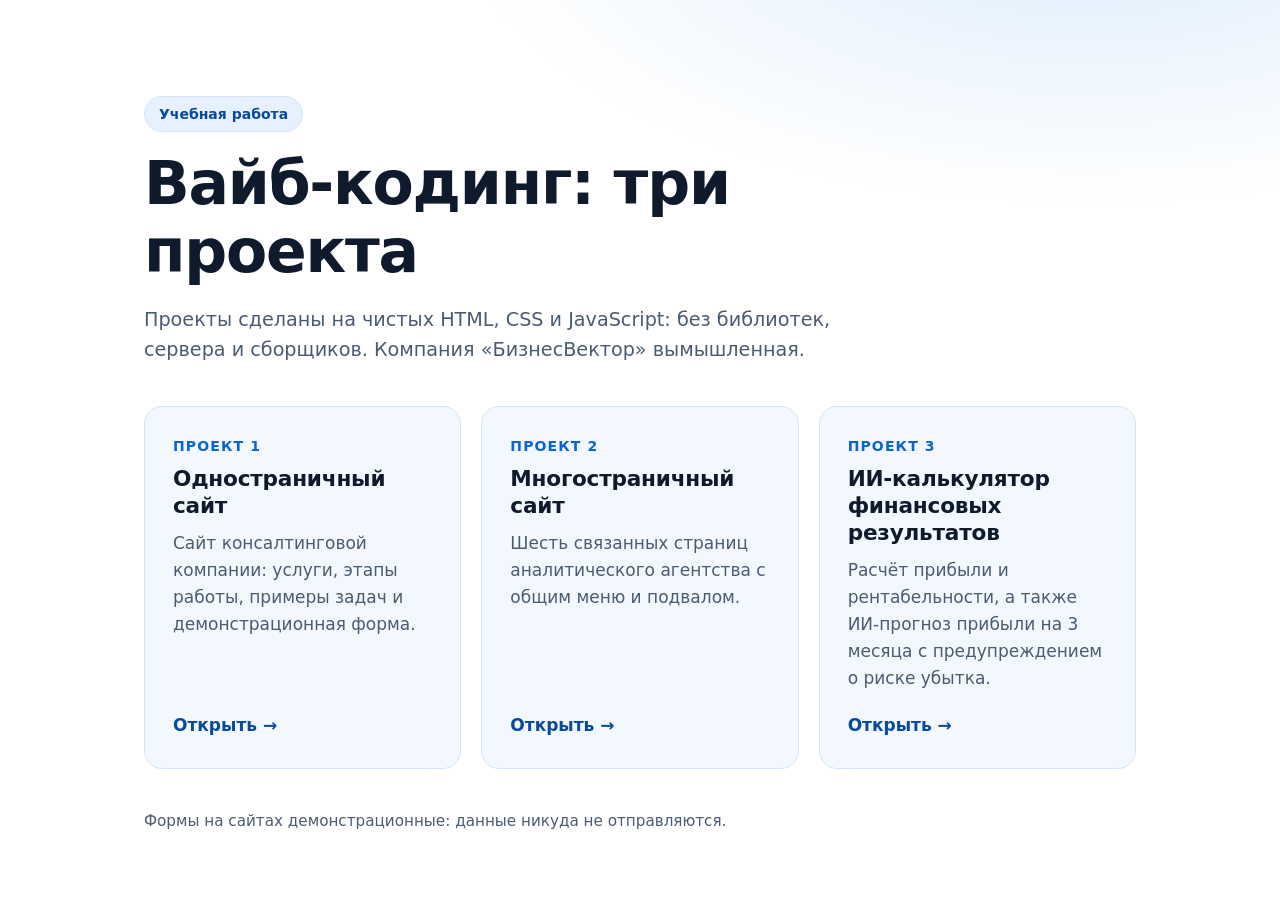
<file: index.html>
<!DOCTYPE html>
<html lang="ru">
<head>
  <meta charset="UTF-8">
  <meta name="viewport" content="width=device-width, initial-scale=1">
  <title>Вайб-кодинг: три учебных проекта</title>
  <meta name="description" content="Три учебных проекта на чистых HTML, CSS и JavaScript: одностраничный сайт, многостраничный сайт и финансовый калькулятор.">
  <style>
    :root {
      --text: #0f1b2d;
      --muted: #4b5b72;
      --accent: #0b63ce;
      --accent-dark: #084a9c;
      --accent-soft: #e6f1fd;
      --panel: #f3f8fe;
      --border: #d5e4f5;
    }

    *, *::before, *::after { box-sizing: border-box; }

    body {
      margin: 0;
      font-family: "Segoe UI", system-ui, -apple-system, Roboto, "Helvetica Neue", Arial, sans-serif;
      font-size: 1.0625rem;
      line-height: 1.6;
      color: var(--text);
      background: radial-gradient(900px 420px at 85% -10%, #dcecfd 0%, rgba(220, 236, 253, 0) 70%), #fff;
      overflow-wrap: break-word;
    }

    main {
      width: 100%;
      max-width: 1040px;
      margin: 0 auto;
      padding: clamp(40px, 8vw, 96px) 24px 56px;
    }

    .badge {
      display: inline-block;
      margin: 0 0 18px;
      padding: 6px 14px;
      font-size: 0.875rem;
      font-weight: 600;
      color: var(--accent-dark);
      background: var(--accent-soft);
      border: 1px solid var(--border);
      border-radius: 999px;
    }

    h1 {
      max-width: 16ch;
      margin: 0;
      font-size: clamp(2.1rem, 6vw, 3.75rem);
      font-weight: 800;
      line-height: 1.12;
      letter-spacing: -0.02em;
    }

    .lead {
      max-width: 60ch;
      margin: 20px 0 0;
      font-size: 1.2rem;
      color: var(--muted);
    }

    .grid {
      display: grid;
      grid-template-columns: repeat(3, minmax(0, 1fr));
      gap: 20px;
      margin: 40px 0 0;
      padding: 0;
      list-style: none;
    }

    .card {
      display: flex;
      flex-direction: column;
      height: 100%;
      padding: 28px;
      color: inherit;
      text-decoration: none;
      background: var(--panel);
      border: 1px solid var(--border);
      border-radius: 18px;
      transition: border-color 0.15s ease;
    }

    .card:hover { border-color: var(--accent); }

    .card:focus-visible {
      outline: 3px solid var(--accent);
      outline-offset: 2px;
    }

    .number {
      font-size: 0.875rem;
      font-weight: 700;
      letter-spacing: 0.08em;
      text-transform: uppercase;
      color: var(--accent);
    }

    h2 {
      margin: 8px 0 0;
      font-size: 1.35rem;
      line-height: 1.25;
      letter-spacing: -0.01em;
    }

    .card p {
      margin: 10px 0 20px;
      color: var(--muted);
    }

    .open {
      margin-top: auto;
      font-weight: 700;
      color: var(--accent-dark);
    }

    footer {
      margin-top: 40px;
      font-size: 0.95rem;
      color: var(--muted);
    }

    @media (max-width: 820px) {
      main { padding-left: 16px; padding-right: 16px; }
      .grid { grid-template-columns: minmax(0, 1fr); }
      .card { padding: 20px; }
    }

    @media (prefers-reduced-motion: reduce) {
      .card { transition: none; }
    }
  </style>
</head>
<body>
  <main>
    <p class="badge">Учебная работа</p>
    <h1>Вайб-кодинг: три проекта</h1>
    <p class="lead">Проекты сделаны на чистых HTML, CSS и JavaScript: без библиотек, сервера и сборщиков. Компания «БизнесВектор» вымышленная.</p>

    <ul class="grid">
      <li>
        <a class="card" href="businessvector-onepage/index.html">
          <span class="number">Проект 1</span>
          <h2>Одностраничный сайт</h2>
          <p>Сайт консалтинговой компании: услуги, этапы работы, примеры задач и демонстрационная форма.</p>
          <span class="open">Открыть →</span>
        </a>
      </li>
      <li>
        <a class="card" href="businessvector/index.html">
          <span class="number">Проект 2</span>
          <h2>Многостраничный сайт</h2>
          <p>Шесть связанных страниц аналитического агентства с общим меню и подвалом.</p>
          <span class="open">Открыть →</span>
        </a>
      </li>
      <li>
        <a class="card" href="finance-app/index.html">
          <span class="number">Проект 3</span>
          <h2>ИИ-калькулятор финансовых результатов</h2>
          <p>Расчёт прибыли и рентабельности, а также ИИ-прогноз прибыли на 3 месяца с предупреждением о риске убытка.</p>
          <span class="open">Открыть →</span>
        </a>
      </li>
    </ul>

    <footer>
      <p>Формы на сайтах демонстрационные: данные никуда не отправляются.</p>
    </footer>
  </main>
</body>
</html>
</file>
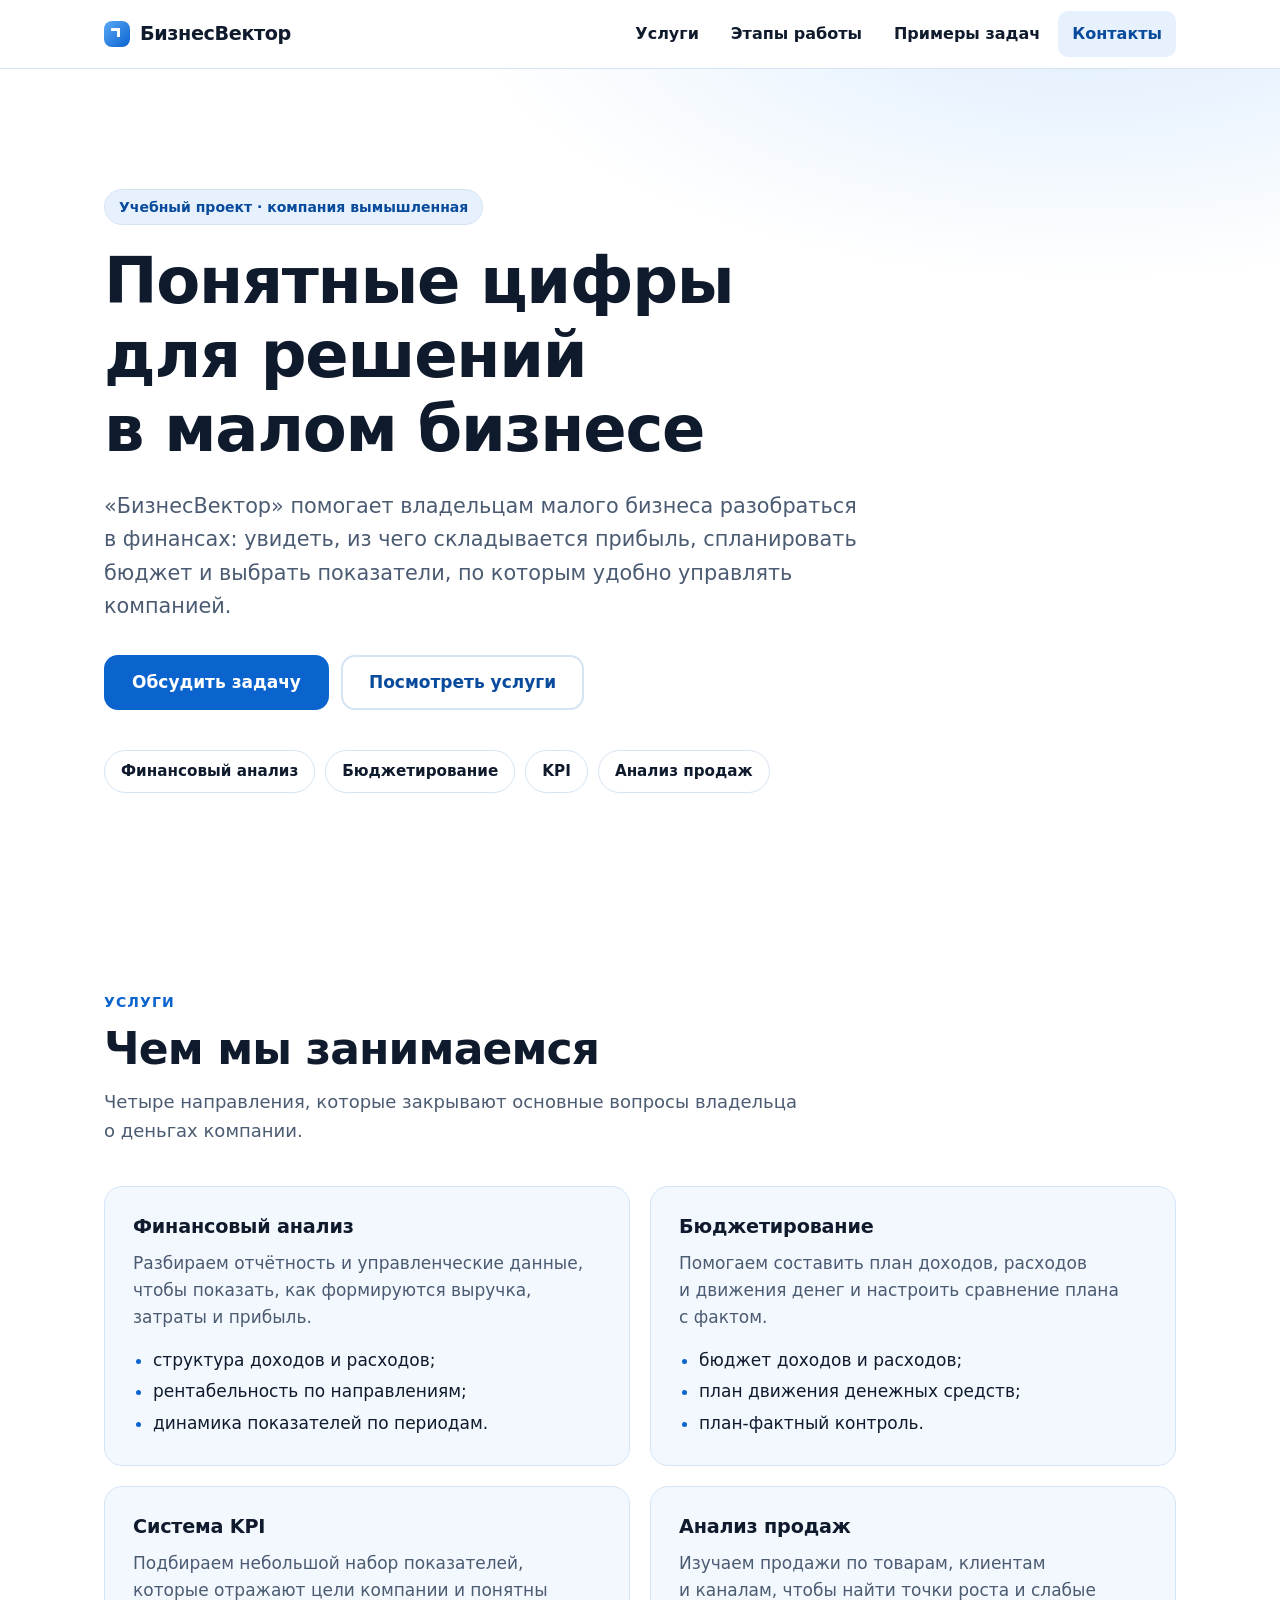
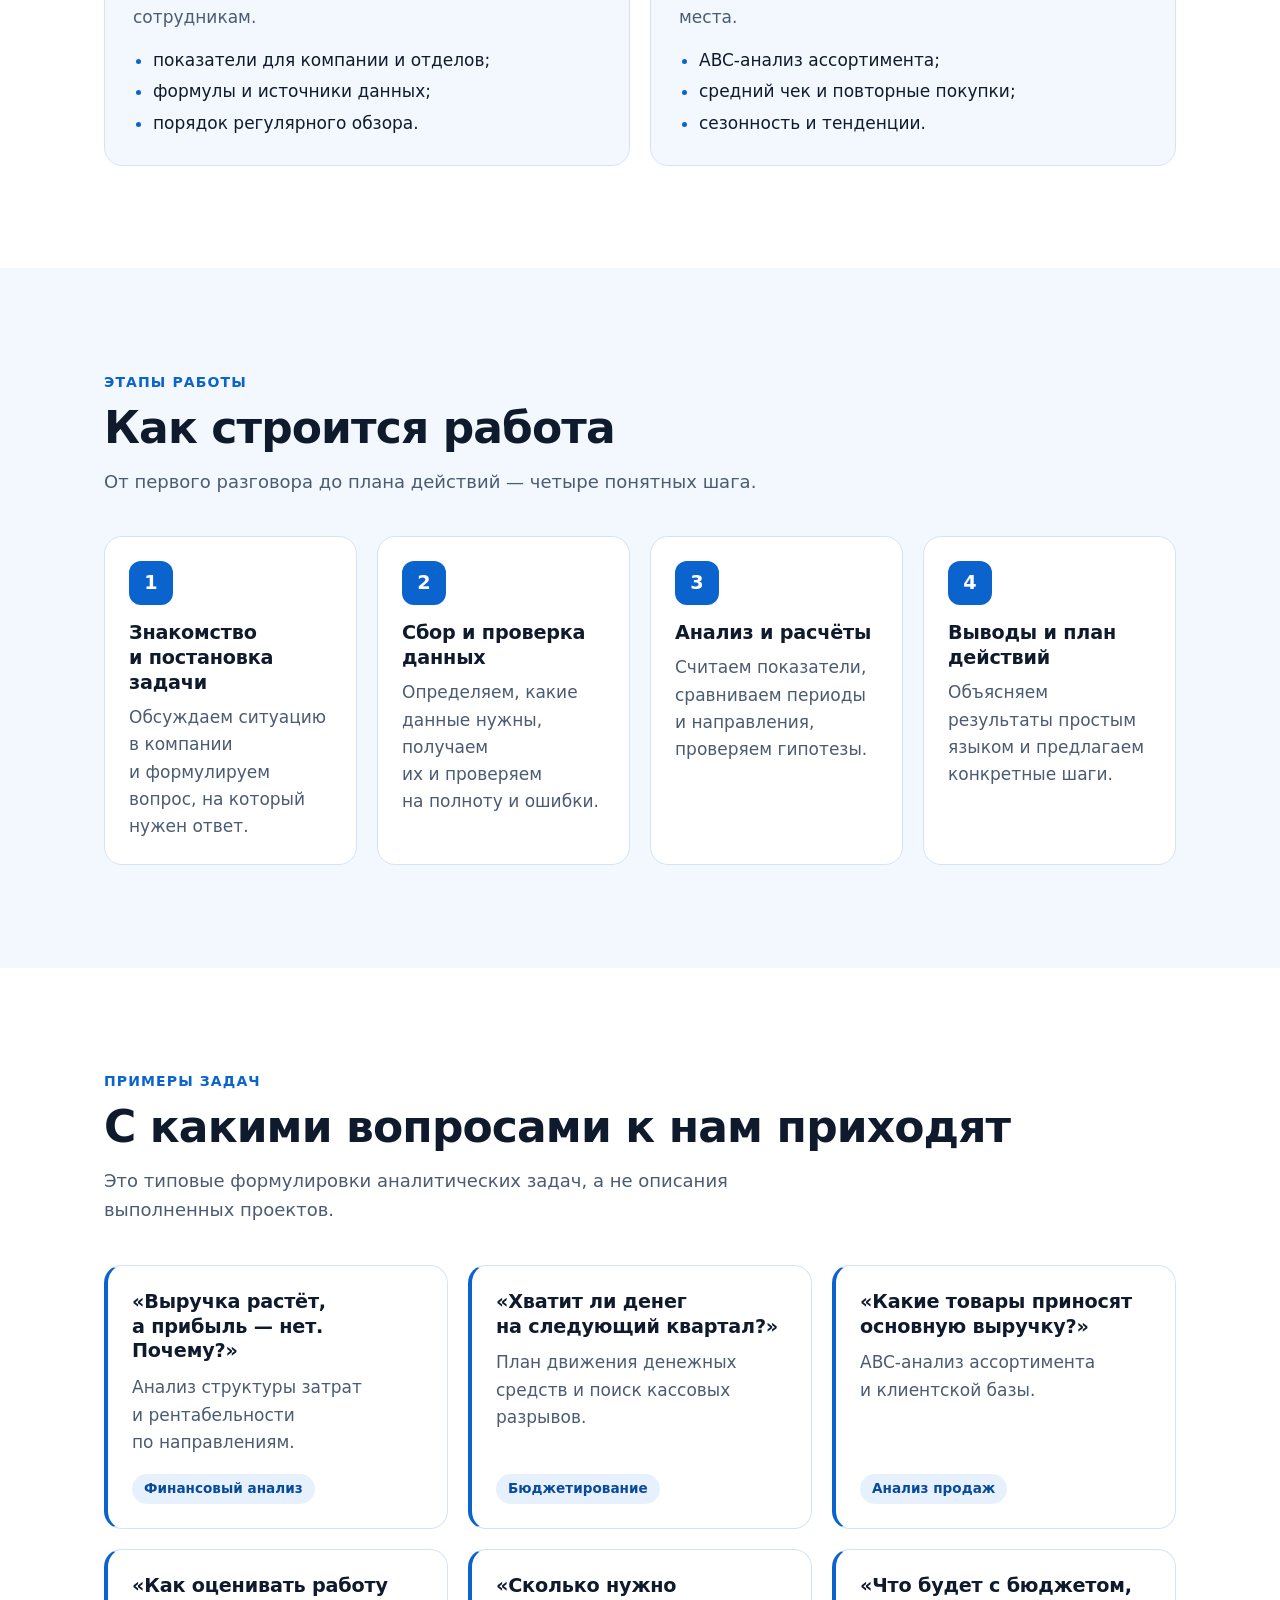
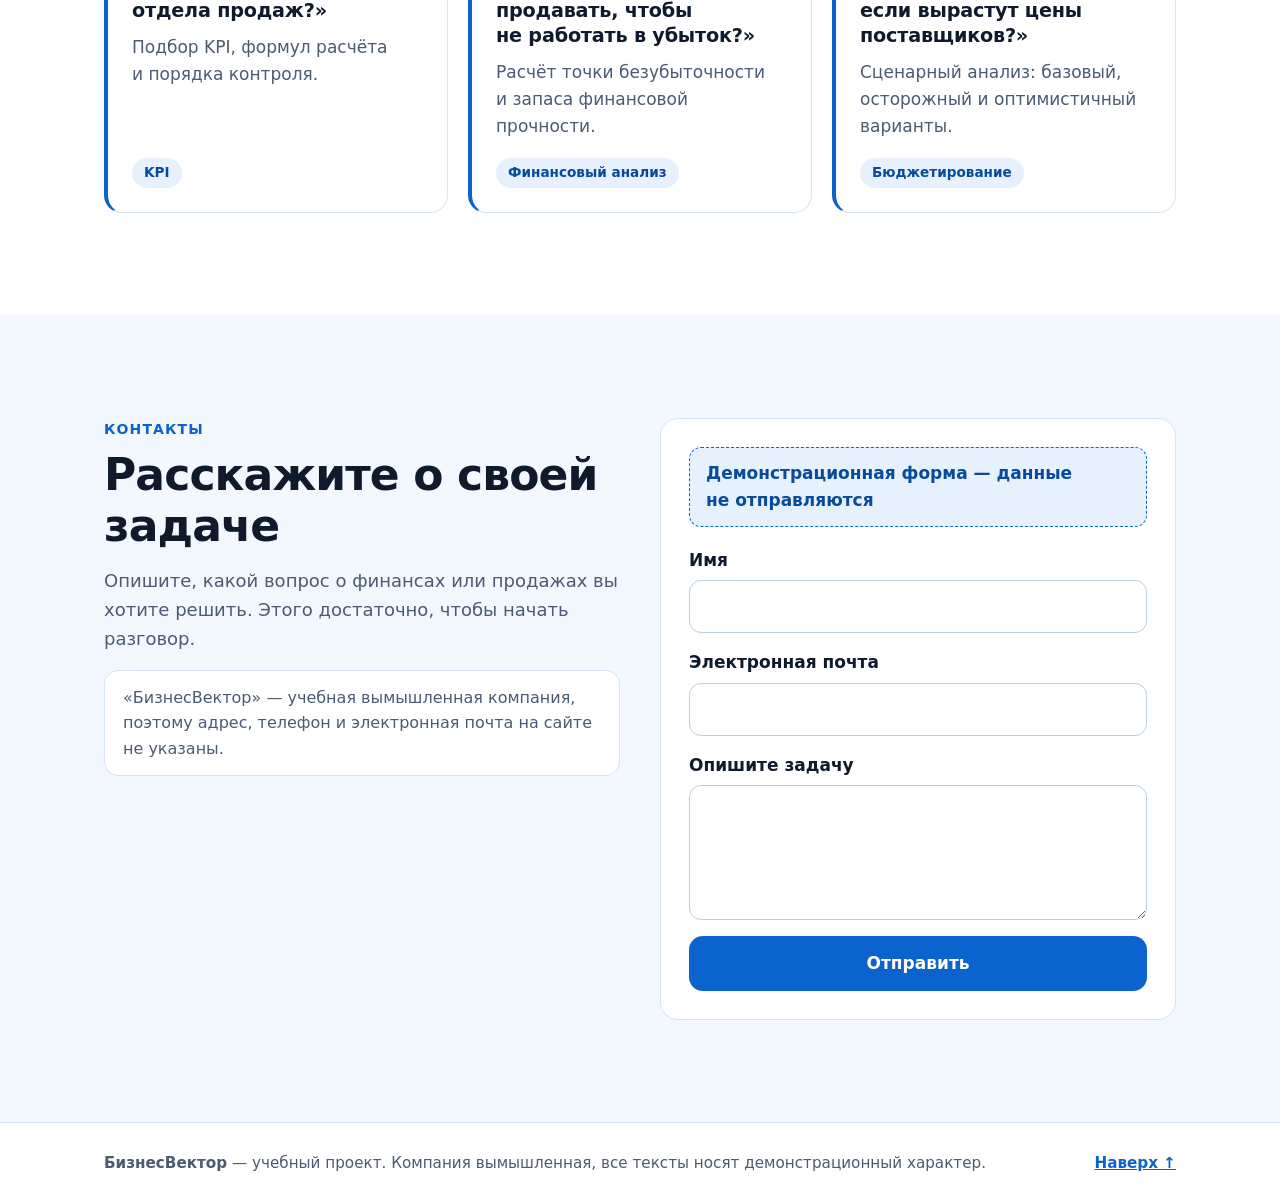
<file: businessvector-onepage/index.html>
<!DOCTYPE html>
<html lang="ru">
<head>
  <meta charset="UTF-8">
  <meta name="viewport" content="width=device-width, initial-scale=1">
  <title>БизнесВектор — управленческий анализ и финансовое планирование</title>
  <meta name="description" content="Учебный сайт вымышленной консалтинговой компании «БизнесВектор»: финансовый анализ, бюджетирование, KPI и анализ продаж для малого бизнеса.">
  <link rel="stylesheet" href="styles.css">
</head>
<body>
  <a class="skip-link" href="#main">Перейти к содержанию</a>

  <header class="site-header">
    <div class="container header-inner">
      <a class="logo" href="#top" aria-label="БизнесВектор — в начало страницы">
        <span class="logo-mark" aria-hidden="true"></span>
        БизнесВектор
      </a>

      <button class="menu-toggle" type="button" aria-expanded="false" aria-controls="site-nav">
        <span class="menu-toggle-bars" aria-hidden="true"></span>
        <span class="menu-toggle-text">Меню</span>
      </button>

      <nav class="site-nav" id="site-nav" aria-label="Разделы страницы">
        <ul>
          <li><a href="#services">Услуги</a></li>
          <li><a href="#process">Этапы работы</a></li>
          <li><a href="#tasks">Примеры задач</a></li>
          <li><a href="#contacts">Контакты</a></li>
        </ul>
      </nav>
    </div>
  </header>

  <main id="main">
    <!-- Первый экран -->
    <section class="hero" id="top">
      <div class="container">
        <p class="badge">Учебный проект · компания вымышленная</p>
        <h1>Понятные цифры для решений в&nbsp;малом бизнесе</h1>
        <p class="hero-lead">
          «БизнесВектор» помогает владельцам малого бизнеса разобраться в&nbsp;финансах:
          увидеть, из&nbsp;чего складывается прибыль, спланировать бюджет и&nbsp;выбрать
          показатели, по&nbsp;которым удобно управлять компанией.
        </p>
        <div class="hero-actions">
          <a class="button button-primary" href="#contacts">Обсудить задачу</a>
          <a class="button button-ghost" href="#services">Посмотреть услуги</a>
        </div>
        <ul class="hero-points" aria-label="Направления работы">
          <li>Финансовый анализ</li>
          <li>Бюджетирование</li>
          <li>KPI</li>
          <li>Анализ продаж</li>
        </ul>
      </div>
    </section>

    <!-- Услуги -->
    <section class="section" id="services" aria-labelledby="services-title">
      <div class="container">
        <p class="section-label">Услуги</p>
        <h2 id="services-title">Чем мы занимаемся</h2>
        <p class="section-lead">Четыре направления, которые закрывают основные вопросы владельца о&nbsp;деньгах компании.</p>

        <div class="card-grid">
          <article class="card">
            <h3>Финансовый анализ</h3>
            <p>Разбираем отчётность и&nbsp;управленческие данные, чтобы показать, как формируются выручка, затраты и&nbsp;прибыль.</p>
            <ul>
              <li>структура доходов и&nbsp;расходов;</li>
              <li>рентабельность по&nbsp;направлениям;</li>
              <li>динамика показателей по&nbsp;периодам.</li>
            </ul>
          </article>

          <article class="card">
            <h3>Бюджетирование</h3>
            <p>Помогаем составить план доходов, расходов и&nbsp;движения денег и&nbsp;настроить сравнение плана с&nbsp;фактом.</p>
            <ul>
              <li>бюджет доходов и&nbsp;расходов;</li>
              <li>план движения денежных средств;</li>
              <li>план-фактный контроль.</li>
            </ul>
          </article>

          <article class="card">
            <h3>Система KPI</h3>
            <p>Подбираем небольшой набор показателей, которые отражают цели компании и&nbsp;понятны сотрудникам.</p>
            <ul>
              <li>показатели для компании и&nbsp;отделов;</li>
              <li>формулы и&nbsp;источники данных;</li>
              <li>порядок регулярного обзора.</li>
            </ul>
          </article>

          <article class="card">
            <h3>Анализ продаж</h3>
            <p>Изучаем продажи по&nbsp;товарам, клиентам и&nbsp;каналам, чтобы найти точки роста и&nbsp;слабые места.</p>
            <ul>
              <li>ABC-анализ ассортимента;</li>
              <li>средний чек и&nbsp;повторные покупки;</li>
              <li>сезонность и&nbsp;тенденции.</li>
            </ul>
          </article>
        </div>
      </div>
    </section>

    <!-- Этапы работы -->
    <section class="section section-tinted" id="process" aria-labelledby="process-title">
      <div class="container">
        <p class="section-label">Этапы работы</p>
        <h2 id="process-title">Как строится работа</h2>
        <p class="section-lead">От&nbsp;первого разговора до&nbsp;плана действий — четыре понятных шага.</p>

        <ol class="steps">
          <li class="step">
            <span class="step-number" aria-hidden="true">1</span>
            <h3>Знакомство и&nbsp;постановка задачи</h3>
            <p>Обсуждаем ситуацию в&nbsp;компании и&nbsp;формулируем вопрос, на&nbsp;который нужен ответ.</p>
          </li>
          <li class="step">
            <span class="step-number" aria-hidden="true">2</span>
            <h3>Сбор и&nbsp;проверка данных</h3>
            <p>Определяем, какие данные нужны, получаем их&nbsp;и&nbsp;проверяем на&nbsp;полноту и&nbsp;ошибки.</p>
          </li>
          <li class="step">
            <span class="step-number" aria-hidden="true">3</span>
            <h3>Анализ и&nbsp;расчёты</h3>
            <p>Считаем показатели, сравниваем периоды и&nbsp;направления, проверяем гипотезы.</p>
          </li>
          <li class="step">
            <span class="step-number" aria-hidden="true">4</span>
            <h3>Выводы и&nbsp;план действий</h3>
            <p>Объясняем результаты простым языком и&nbsp;предлагаем конкретные шаги.</p>
          </li>
        </ol>
      </div>
    </section>

    <!-- Примеры аналитических задач -->
    <section class="section" id="tasks" aria-labelledby="tasks-title">
      <div class="container">
        <p class="section-label">Примеры задач</p>
        <h2 id="tasks-title">С&nbsp;какими вопросами к&nbsp;нам приходят</h2>
        <p class="section-lead">Это типовые формулировки аналитических задач, а&nbsp;не&nbsp;описания выполненных проектов.</p>

        <div class="task-grid">
          <article class="task">
            <h3>«Выручка растёт, а&nbsp;прибыль — нет. Почему?»</h3>
            <p>Анализ структуры затрат и&nbsp;рентабельности по&nbsp;направлениям.</p>
            <span class="tag">Финансовый анализ</span>
          </article>
          <article class="task">
            <h3>«Хватит&nbsp;ли денег на&nbsp;следующий квартал?»</h3>
            <p>План движения денежных средств и&nbsp;поиск кассовых разрывов.</p>
            <span class="tag">Бюджетирование</span>
          </article>
          <article class="task">
            <h3>«Какие товары приносят основную выручку?»</h3>
            <p>ABC-анализ ассортимента и&nbsp;клиентской базы.</p>
            <span class="tag">Анализ продаж</span>
          </article>
          <article class="task">
            <h3>«Как оценивать работу отдела продаж?»</h3>
            <p>Подбор KPI, формул расчёта и&nbsp;порядка контроля.</p>
            <span class="tag">KPI</span>
          </article>
          <article class="task">
            <h3>«Сколько нужно продавать, чтобы не&nbsp;работать в&nbsp;убыток?»</h3>
            <p>Расчёт точки безубыточности и&nbsp;запаса финансовой прочности.</p>
            <span class="tag">Финансовый анализ</span>
          </article>
          <article class="task">
            <h3>«Что будет с&nbsp;бюджетом, если вырастут цены поставщиков?»</h3>
            <p>Сценарный анализ: базовый, осторожный и&nbsp;оптимистичный варианты.</p>
            <span class="tag">Бюджетирование</span>
          </article>
        </div>
      </div>
    </section>

    <!-- Контакты -->
    <section class="section section-tinted" id="contacts" aria-labelledby="contacts-title">
      <div class="container contacts">
        <div class="contacts-text">
          <p class="section-label">Контакты</p>
          <h2 id="contacts-title">Расскажите о&nbsp;своей задаче</h2>
          <p>Опишите, какой вопрос о&nbsp;финансах или продажах вы хотите решить. Этого достаточно, чтобы начать разговор.</p>
          <p class="note">
            «БизнесВектор» — учебная вымышленная компания, поэтому адрес, телефон и&nbsp;электронная почта на&nbsp;сайте не&nbsp;указаны.
          </p>
        </div>

        <form class="form" id="contact-form" novalidate>
          <p class="form-warning" role="note">Демонстрационная форма — данные не&nbsp;отправляются</p>

          <div class="field">
            <label for="name">Имя</label>
            <input type="text" id="name" name="name" autocomplete="name" aria-describedby="name-error">
            <p class="field-error" id="name-error" aria-live="polite"></p>
          </div>

          <div class="field">
            <label for="email">Электронная почта</label>
            <input type="email" id="email" name="email" autocomplete="email" inputmode="email" aria-describedby="email-error">
            <p class="field-error" id="email-error" aria-live="polite"></p>
          </div>

          <div class="field">
            <label for="message">Опишите задачу</label>
            <textarea id="message" name="message" rows="4" aria-describedby="message-error"></textarea>
            <p class="field-error" id="message-error" aria-live="polite"></p>
          </div>

          <button class="button button-primary button-wide" type="submit">Отправить</button>
          <p class="form-status" id="form-status" role="status" aria-live="polite" hidden></p>
        </form>
      </div>
    </section>
  </main>

  <footer class="site-footer">
    <div class="container footer-inner">
      <p><strong>БизнесВектор</strong> — учебный проект. Компания вымышленная, все тексты носят демонстрационный характер.</p>
      <a href="#top">Наверх ↑</a>
    </div>
  </footer>

  <script src="script.js"></script>
</body>
</html>
</file>
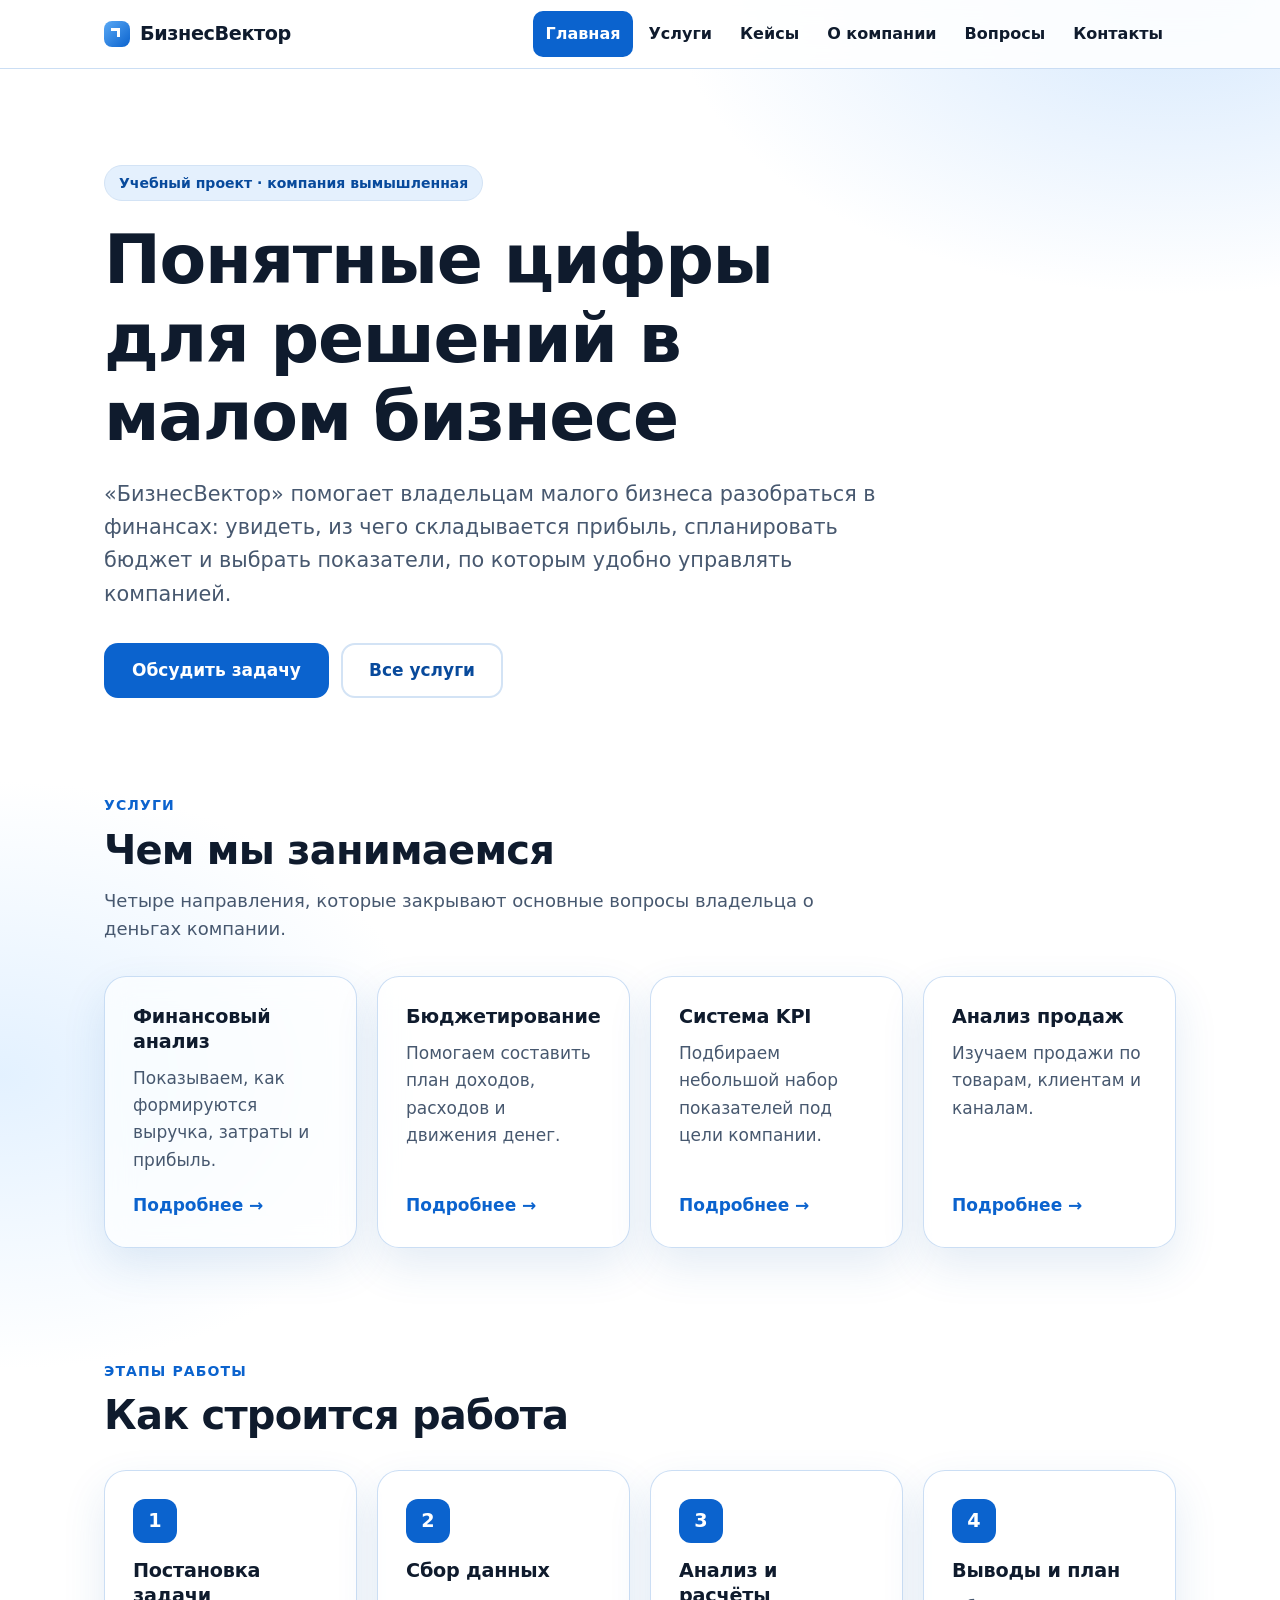
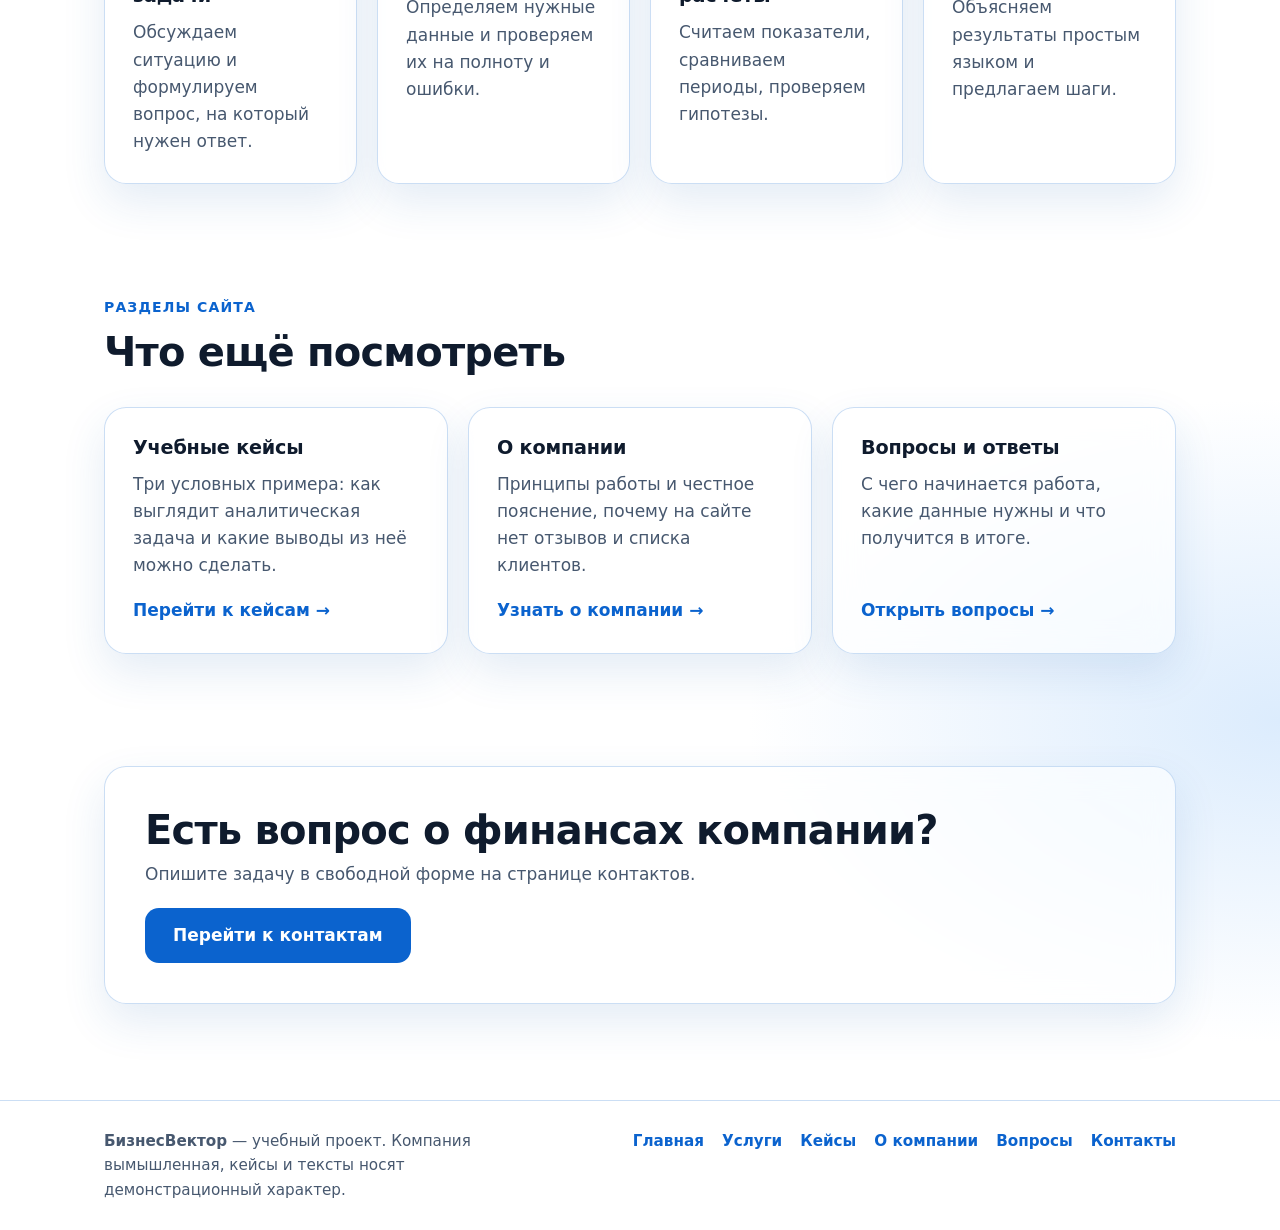
<file: businessvector/index.html>
<!DOCTYPE html>
<html lang="ru">
<head>
  <meta charset="UTF-8">
  <meta name="viewport" content="width=device-width, initial-scale=1">
  <title>БизнесВектор — аналитика и финансовое планирование для малого бизнеса</title>
  <meta name="description" content="Учебный сайт вымышленного аналитического агентства «БизнесВектор»: финансовый анализ, бюджетирование, KPI и анализ продаж.">
  <link rel="stylesheet" href="styles.css">
</head>
<body>
  <a class="skip-link" href="#main">Перейти к содержанию</a>

  <!-- Шапка: одинаковая на всех страницах -->
  <header class="site-header">
    <div class="container header-inner">
      <a class="logo" href="index.html" aria-label="БизнесВектор — на главную">
        <span class="logo-mark" aria-hidden="true"></span>
        БизнесВектор
      </a>

      <button class="menu-toggle" type="button" aria-expanded="false" aria-controls="site-nav">
        <span class="menu-toggle-bars" aria-hidden="true"></span>
        <span class="menu-toggle-text">Меню</span>
      </button>

      <nav class="site-nav" id="site-nav" aria-label="Основное меню">
        <ul>
          <li><a href="index.html" aria-current="page">Главная</a></li>
          <li><a href="services.html">Услуги</a></li>
          <li><a href="cases.html">Кейсы</a></li>
          <li><a href="about.html">О компании</a></li>
          <li><a href="faq.html">Вопросы</a></li>
          <li><a href="contacts.html">Контакты</a></li>
        </ul>
      </nav>
    </div>
  </header>

  <main id="main">
    <section class="page-hero page-hero-home">
      <div class="container">
        <p class="badge">Учебный проект · компания вымышленная</p>
        <h1>Понятные цифры для решений в малом бизнесе</h1>
        <p class="lead">«БизнесВектор» помогает владельцам малого бизнеса разобраться в финансах: увидеть, из чего складывается прибыль, спланировать бюджет и выбрать показатели, по которым удобно управлять компанией.</p>
        <div class="actions">
          <a class="button button-primary" href="contacts.html">Обсудить задачу</a>
          <a class="button button-ghost" href="services.html">Все услуги</a>
        </div>
      </div>
    </section>

    <section class="section" aria-labelledby="home-services">
      <div class="container">
        <p class="section-label">Услуги</p>
        <h2 id="home-services">Чем мы занимаемся</h2>
        <p class="section-lead">Четыре направления, которые закрывают основные вопросы владельца о деньгах компании.</p>
        <div class="grid grid-4">
          <article class="glass card">
            <h3>Финансовый анализ</h3>
            <p>Показываем, как формируются выручка, затраты и прибыль.</p>
            <a class="card-link" href="services.html#fin-analysis">Подробнее →</a>
          </article>
          <article class="glass card">
            <h3>Бюджетирование</h3>
            <p>Помогаем составить план доходов, расходов и движения денег.</p>
            <a class="card-link" href="services.html#budgeting">Подробнее →</a>
          </article>
          <article class="glass card">
            <h3>Система KPI</h3>
            <p>Подбираем небольшой набор показателей под цели компании.</p>
            <a class="card-link" href="services.html#kpi">Подробнее →</a>
          </article>
          <article class="glass card">
            <h3>Анализ продаж</h3>
            <p>Изучаем продажи по товарам, клиентам и каналам.</p>
            <a class="card-link" href="services.html#sales">Подробнее →</a>
          </article>
        </div>
      </div>
    </section>

    <section class="section" aria-labelledby="home-process">
      <div class="container">
        <p class="section-label">Этапы работы</p>
        <h2 id="home-process">Как строится работа</h2>
        <div class="grid grid-4">
          <article class="glass card">
            <span class="number" aria-hidden="true">1</span>
            <h3>Постановка задачи</h3>
            <p>Обсуждаем ситуацию и формулируем вопрос, на который нужен ответ.</p>
          </article>
          <article class="glass card">
            <span class="number" aria-hidden="true">2</span>
            <h3>Сбор данных</h3>
            <p>Определяем нужные данные и проверяем их на полноту и ошибки.</p>
          </article>
          <article class="glass card">
            <span class="number" aria-hidden="true">3</span>
            <h3>Анализ и расчёты</h3>
            <p>Считаем показатели, сравниваем периоды, проверяем гипотезы.</p>
          </article>
          <article class="glass card">
            <span class="number" aria-hidden="true">4</span>
            <h3>Выводы и план</h3>
            <p>Объясняем результаты простым языком и предлагаем шаги.</p>
          </article>
        </div>
      </div>
    </section>

    <section class="section" aria-labelledby="home-more">
      <div class="container">
        <p class="section-label">Разделы сайта</p>
        <h2 id="home-more">Что ещё посмотреть</h2>
        <div class="grid grid-3">
          <article class="glass card">
            <h3>Учебные кейсы</h3>
            <p>Три условных примера: как выглядит аналитическая задача и какие выводы из неё можно сделать.</p>
            <a class="card-link" href="cases.html">Перейти к кейсам →</a>
          </article>
          <article class="glass card">
            <h3>О компании</h3>
            <p>Принципы работы и честное пояснение, почему на сайте нет отзывов и списка клиентов.</p>
            <a class="card-link" href="about.html">Узнать о компании →</a>
          </article>
          <article class="glass card">
            <h3>Вопросы и ответы</h3>
            <p>С чего начинается работа, какие данные нужны и что получится в итоге.</p>
            <a class="card-link" href="faq.html">Открыть вопросы →</a>
          </article>
        </div>
      </div>
    </section>

    <section class="section">
      <div class="container">
        <div class="glass cta">
          <div>
            <h2>Есть вопрос о финансах компании?</h2>
            <p>Опишите задачу в свободной форме на странице контактов.</p>
          </div>
          <a class="button button-primary" href="contacts.html">Перейти к контактам</a>
        </div>
      </div>
    </section>
  </main>

  <!-- Подвал: одинаковый на всех страницах -->
  <footer class="site-footer">
    <div class="container footer-inner">
      <p class="footer-about"><strong>БизнесВектор</strong> — учебный проект. Компания вымышленная, кейсы и тексты носят демонстрационный характер.</p>
      <nav class="footer-nav" aria-label="Меню в подвале">
        <ul>
          <li><a href="index.html">Главная</a></li>
          <li><a href="services.html">Услуги</a></li>
          <li><a href="cases.html">Кейсы</a></li>
          <li><a href="about.html">О компании</a></li>
          <li><a href="faq.html">Вопросы</a></li>
          <li><a href="contacts.html">Контакты</a></li>
        </ul>
      </nav>
    </div>
  </footer>

  <script src="script.js"></script>
</body>
</html>
</file>
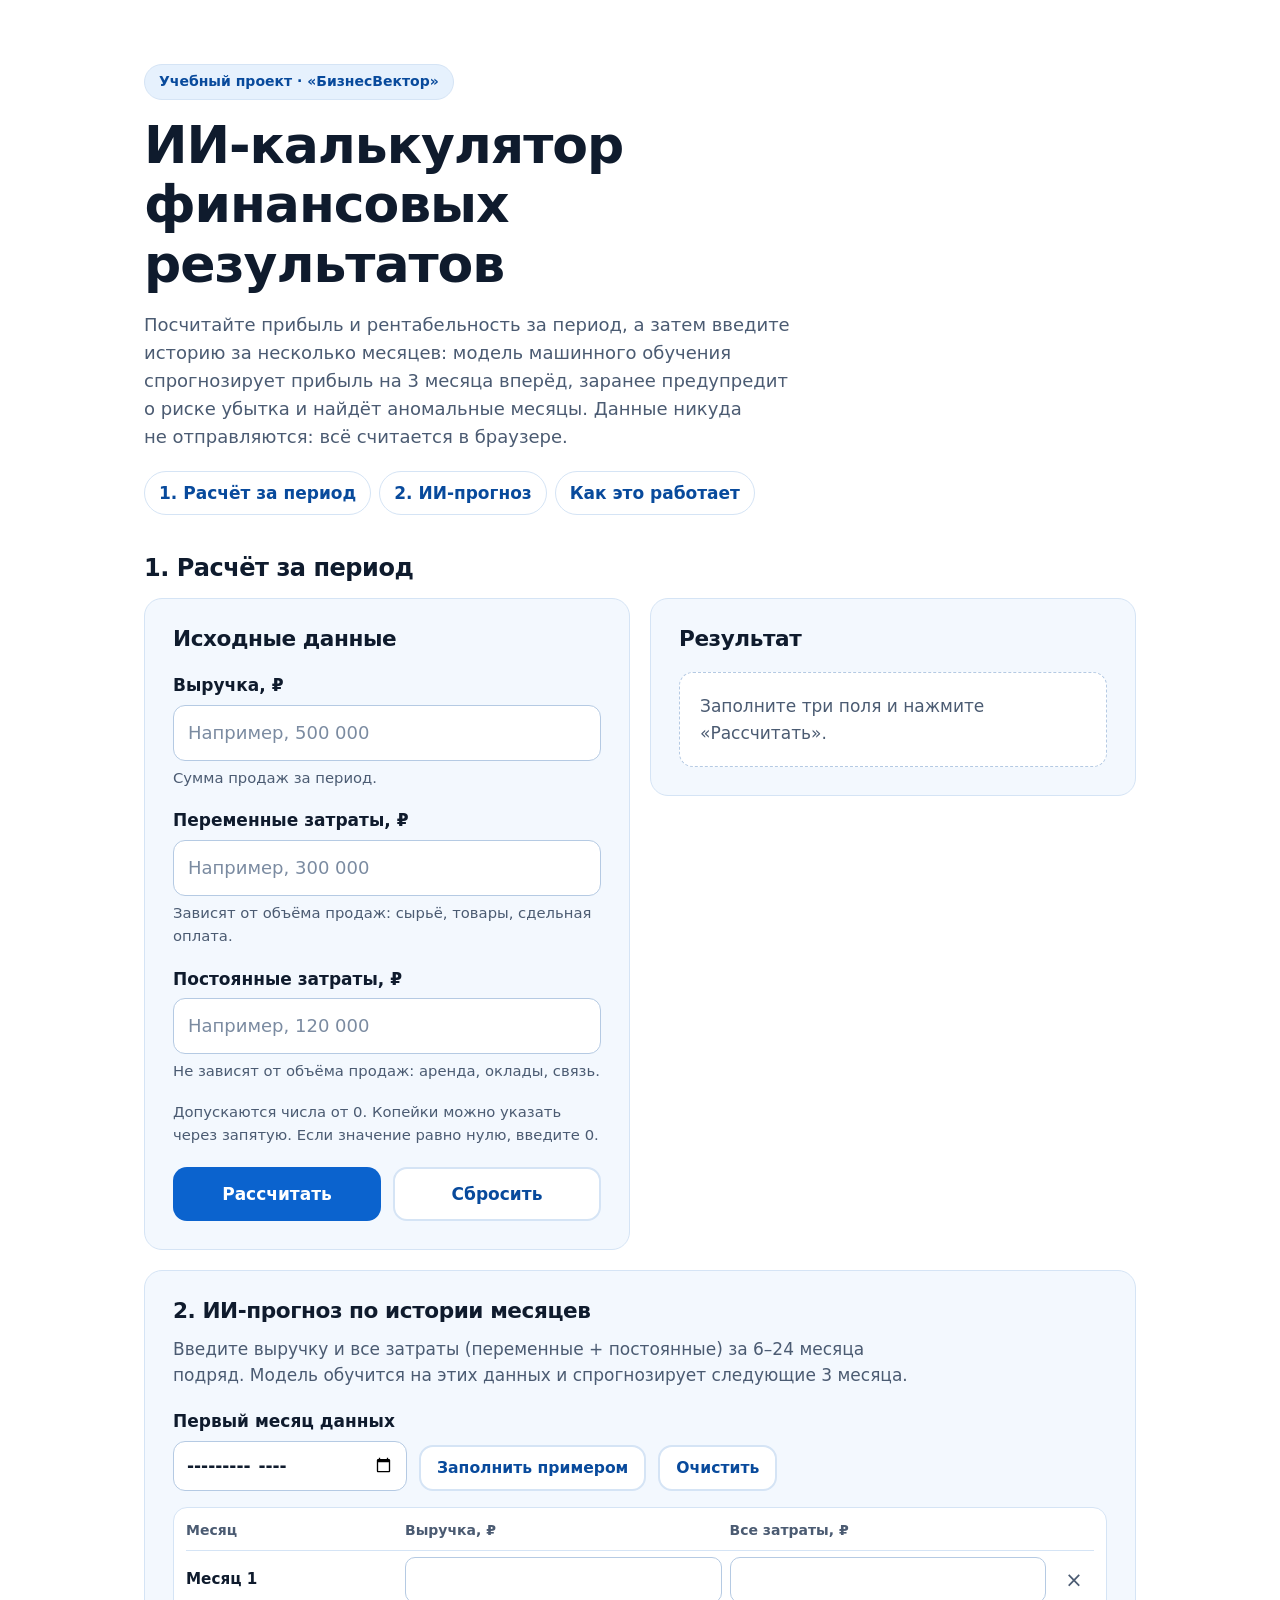
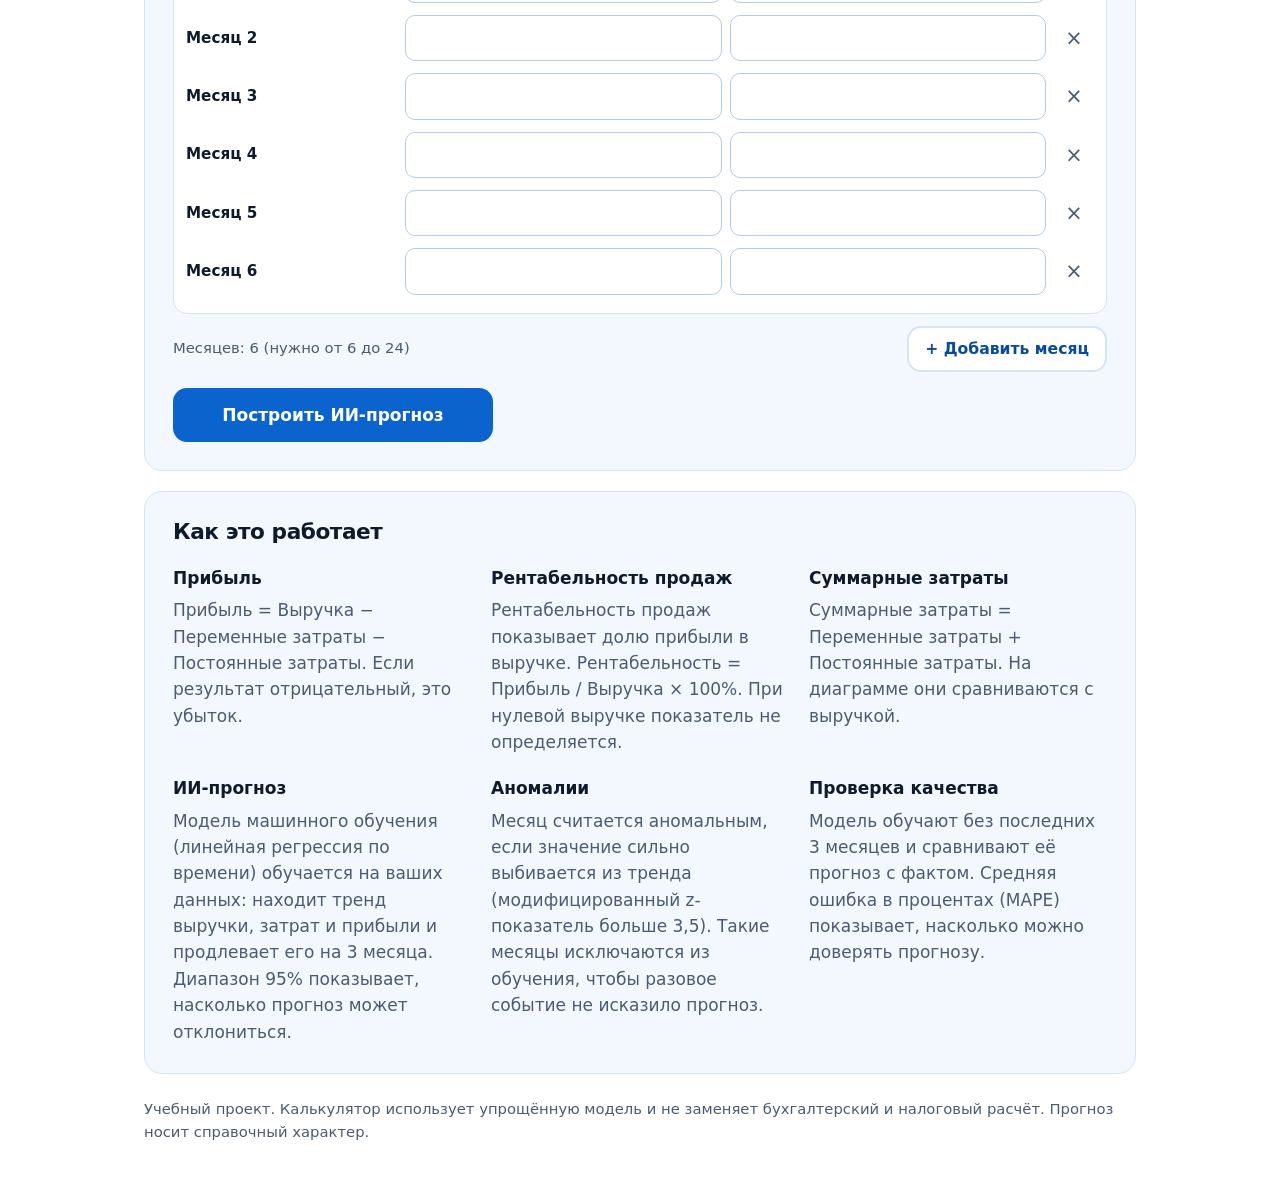
<file: finance-app/index.html>
<!DOCTYPE html>
<html lang="ru">
<head>
  <meta charset="UTF-8">
  <meta name="viewport" content="width=device-width, initial-scale=1">
  <title>ИИ-калькулятор финансовых результатов</title>
  <meta name="description" content="Учебное приложение: расчёт прибыли и рентабельности продаж и ИИ-прогноз финансового результата с предупреждением о риске убытка.">
  <link rel="stylesheet" href="styles.css?v=2">
</head>
<body>
  <main class="container">
    <header class="page-header">
      <p class="badge">Учебный проект · «БизнесВектор»</p>
      <h1>ИИ-калькулятор финансовых результатов</h1>
      <p class="lead">Посчитайте прибыль и рентабельность за период, а затем введите историю за несколько месяцев: модель машинного обучения спрогнозирует прибыль на 3&nbsp;месяца вперёд, заранее предупредит о&nbsp;риске убытка и&nbsp;найдёт аномальные месяцы. Данные никуда не&nbsp;отправляются: всё считается в&nbsp;браузере.</p>
      <nav class="page-nav" aria-label="Разделы калькулятора">
        <a href="#calc-section">1. Расчёт за период</a>
        <a href="#forecast">2. ИИ-прогноз</a>
        <a href="#explain-title">Как это работает</a>
      </nav>
    </header>

    <h2 class="block-title" id="calc-section">1. Расчёт за период</h2>

    <div class="layout">
      <!-- Ввод данных -->
      <section class="panel" aria-labelledby="input-title">
        <h2 id="input-title">Исходные данные</h2>

        <form id="calc-form" novalidate>
          <div class="field">
            <label for="revenue">Выручка, ₽</label>
            <input type="text" id="revenue" name="revenue" inputmode="decimal" autocomplete="off"
                   placeholder="Например, 500 000" aria-describedby="revenue-hint revenue-error">
            <p class="hint" id="revenue-hint">Сумма продаж за период.</p>
            <p class="field-error" id="revenue-error" aria-live="polite"></p>
          </div>

          <div class="field">
            <label for="variable">Переменные затраты, ₽</label>
            <input type="text" id="variable" name="variable" inputmode="decimal" autocomplete="off"
                   placeholder="Например, 300 000" aria-describedby="variable-hint variable-error">
            <p class="hint" id="variable-hint">Зависят от объёма продаж: сырьё, товары, сдельная оплата.</p>
            <p class="field-error" id="variable-error" aria-live="polite"></p>
          </div>

          <div class="field">
            <label for="fixed">Постоянные затраты, ₽</label>
            <input type="text" id="fixed" name="fixed" inputmode="decimal" autocomplete="off"
                   placeholder="Например, 120 000" aria-describedby="fixed-hint fixed-error">
            <p class="hint" id="fixed-hint">Не зависят от объёма продаж: аренда, оклады, связь.</p>
            <p class="field-error" id="fixed-error" aria-live="polite"></p>
          </div>

          <p class="form-note">Допускаются числа от 0. Копейки можно указать через запятую. Если значение равно нулю, введите 0.</p>

          <div class="buttons">
            <button class="button button-primary" type="submit">Рассчитать</button>
            <button class="button button-ghost" type="button" id="reset-button">Сбросить</button>
          </div>
        </form>
      </section>

      <!-- Результат -->
      <section class="panel" aria-labelledby="result-title">
        <h2 id="result-title">Результат</h2>

        <p class="placeholder" id="result-placeholder">Заполните три поля и нажмите «Рассчитать».</p>

        <div id="result" aria-live="polite" hidden>
          <div class="result-main">
            <div class="result-tile">
              <p class="result-label">Прибыль</p>
              <p class="result-value" id="profit-value">—</p>
              <p class="status" id="profit-status"></p>
            </div>
            <div class="result-tile">
              <p class="result-label">Рентабельность продаж</p>
              <p class="result-value" id="margin-value">—</p>
              <p class="result-note" id="margin-note"></p>
            </div>
          </div>

          <!-- Диаграмма: выручка и суммарные затраты -->
          <figure class="chart" aria-labelledby="chart-title">
            <figcaption id="chart-title">Выручка и суммарные затраты, ₽</figcaption>

            <div class="chart-row" tabindex="0" aria-describedby="tip-revenue">
              <div class="chart-head">
                <span class="chart-name"><span class="swatch swatch-revenue" aria-hidden="true"></span>Выручка</span>
                <span class="chart-amount" id="chart-revenue-value"></span>
              </div>
              <div class="chart-track"><div class="chart-bar bar-revenue" id="chart-revenue-bar"></div></div>
              <div class="chart-tip" id="tip-revenue" role="tooltip"></div>
            </div>

            <div class="chart-row" tabindex="0" aria-describedby="tip-costs">
              <div class="chart-head">
                <span class="chart-name"><span class="swatch swatch-costs" aria-hidden="true"></span>Суммарные затраты</span>
                <span class="chart-amount" id="chart-costs-value"></span>
              </div>
              <div class="chart-track"><div class="chart-bar bar-costs" id="chart-costs-bar"></div></div>
              <div class="chart-tip" id="tip-costs" role="tooltip"></div>
            </div>
          </figure>
        </div>
      </section>
    </div>

    <!-- ИИ-прогноз -->
    <section class="panel forecast" id="forecast" aria-labelledby="forecast-title">
      <h2 id="forecast-title">2. ИИ-прогноз по истории месяцев</h2>
      <p class="forecast-lead">Введите выручку и все затраты (переменные + постоянные) за 6–24 месяца подряд. Модель обучится на этих данных и спрогнозирует следующие 3 месяца.</p>

      <div class="history-tools">
        <label class="start-field">
          <span>Первый месяц данных</span>
          <input type="month" id="history-start">
        </label>
        <button class="button button-ghost button-small" type="button" id="fill-demo">Заполнить примером</button>
        <button class="button button-ghost button-small" type="button" id="clear-history">Очистить</button>
      </div>

      <div class="history" role="group" aria-labelledby="forecast-title">
        <div class="h-head" aria-hidden="true">
          <span>Месяц</span><span>Выручка, ₽</span><span>Все затраты, ₽</span><span></span>
        </div>
        <div id="history-rows"></div>
      </div>

      <div class="history-footer">
        <span class="history-count" id="history-count"></span>
        <button class="button button-ghost button-small" type="button" id="add-month">+ Добавить месяц</button>
      </div>

      <p class="field-error history-error" id="history-error" role="alert" hidden></p>

      <div class="buttons">
        <button class="button button-primary" type="button" id="run-forecast">Построить ИИ-прогноз</button>
      </div>

      <div class="forecast-result" id="forecast-result" aria-live="polite" hidden>
        <div class="risk" id="risk"></div>
        <p class="trend" id="trend"></p>

        <figure class="fc-chart">
          <figcaption>Прибыль по месяцам: факт и прогноз с диапазоном 95%, ₽</figcaption>
          <svg id="forecast-chart" role="img" preserveAspectRatio="xMidYMid meet"></svg>
          <p class="fc-legend">
            <span><span class="key key-line" aria-hidden="true"></span>факт</span>
            <span><span class="key key-dash" aria-hidden="true"></span>прогноз</span>
            <span><span class="key key-band" aria-hidden="true"></span>диапазон 95%</span>
            <span><span class="key key-anom" aria-hidden="true"></span>аномальный месяц</span>
          </p>
        </figure>

        <div class="table-wrap">
          <table class="fc-table">
            <caption>Прогноз на 3 месяца</caption>
            <thead>
              <tr><th scope="col">Месяц</th><th scope="col">Выручка</th><th scope="col">Затраты</th><th scope="col">Прибыль</th><th scope="col">Диапазон прибыли (95%)</th></tr>
            </thead>
            <tbody id="forecast-rows"></tbody>
          </table>
        </div>

        <h3 class="fc-subtitle">Аномальные месяцы</h3>
        <p class="fc-note" id="anomalies-note"></p>
        <ul class="anomalies" id="anomalies"></ul>

        <h3 class="fc-subtitle">Качество модели</h3>
        <p class="fc-note" id="quality"></p>

        <p class="fc-disclaimer">Прогноз — это оценка по прошлой динамике, а не гарантия. Модель не знает о будущих событиях (новые цены, сезон, крупные заказы). Решение принимает человек.</p>
      </div>
    </section>

    <!-- Пояснения показателей -->
    <section class="panel explain" aria-labelledby="explain-title">
      <h2 id="explain-title">Как это работает</h2>
      <dl>
        <div>
          <dt>Прибыль</dt>
          <dd>Прибыль = Выручка − Переменные затраты − Постоянные затраты. Если результат отрицательный, это убыток.</dd>
        </div>
        <div>
          <dt>Рентабельность продаж</dt>
          <dd>Рентабельность продаж показывает долю прибыли в выручке. Рентабельность = Прибыль / Выручка × 100%. При нулевой выручке показатель не определяется.</dd>
        </div>
        <div>
          <dt>Суммарные затраты</dt>
          <dd>Суммарные затраты = Переменные затраты + Постоянные затраты. На диаграмме они сравниваются с выручкой.</dd>
        </div>
        <div>
          <dt>ИИ-прогноз</dt>
          <dd>Модель машинного обучения (линейная регрессия по времени) обучается на ваших данных: находит тренд выручки, затрат и прибыли и продлевает его на 3 месяца. Диапазон 95% показывает, насколько прогноз может отклониться.</dd>
        </div>
        <div>
          <dt>Аномалии</dt>
          <dd>Месяц считается аномальным, если значение сильно выбивается из тренда (модифицированный z-показатель больше 3,5). Такие месяцы исключаются из обучения, чтобы разовое событие не исказило прогноз.</dd>
        </div>
        <div>
          <dt>Проверка качества</dt>
          <dd>Модель обучают без последних 3 месяцев и сравнивают её прогноз с фактом. Средняя ошибка в процентах (MAPE) показывает, насколько можно доверять прогнозу.</dd>
        </div>
      </dl>
    </section>

    <footer class="page-footer">
      <p>Учебный проект. Калькулятор использует упрощённую модель и не заменяет бухгалтерский и налоговый расчёт. Прогноз носит справочный характер.</p>
    </footer>
  </main>

  <script src="script.js?v=2"></script>
  <script src="forecast.js?v=2"></script>
</body>
</html>
</file>
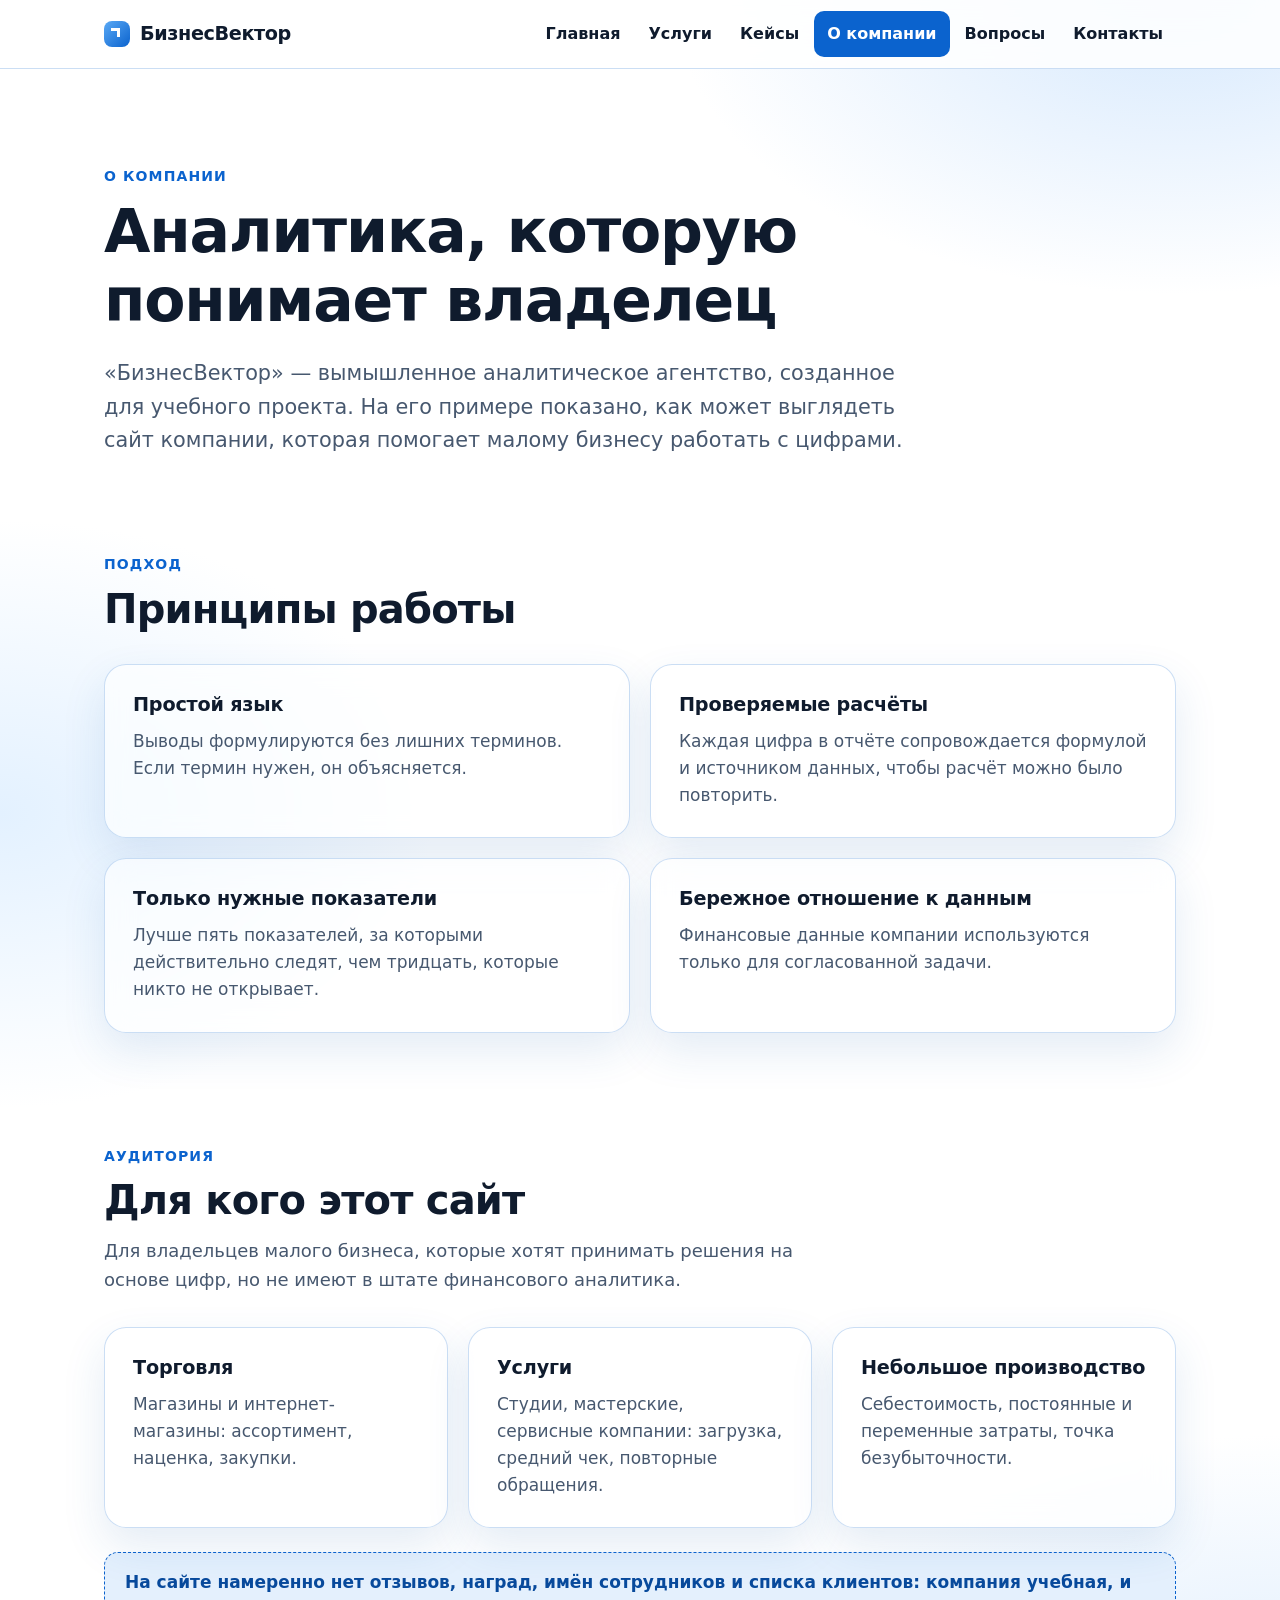
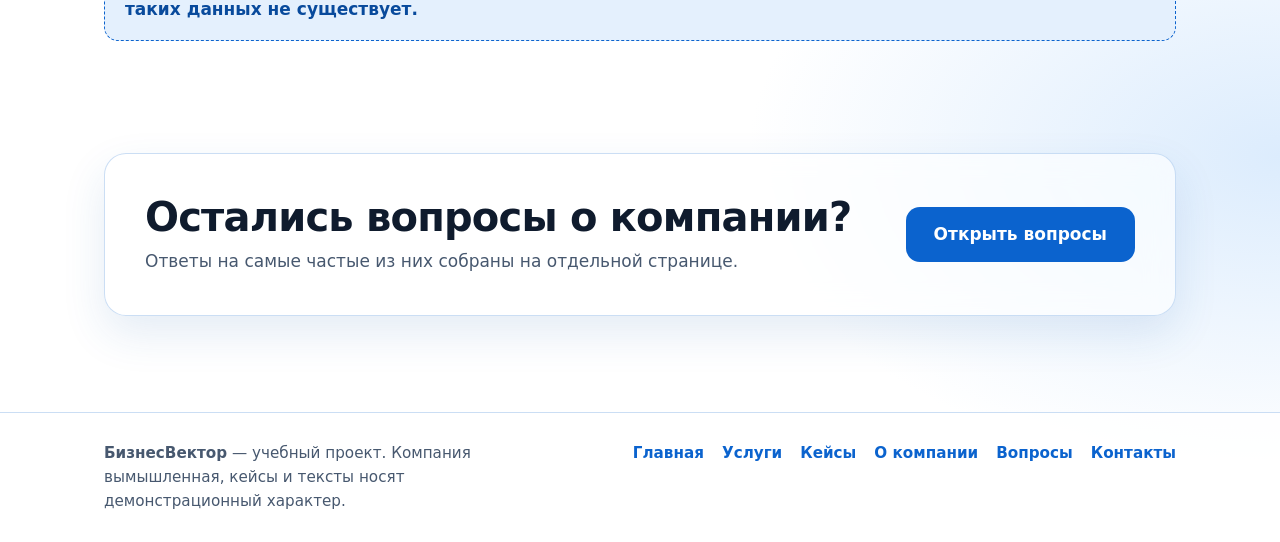
<file: businessvector/about.html>
<!DOCTYPE html>
<html lang="ru">
<head>
  <meta charset="UTF-8">
  <meta name="viewport" content="width=device-width, initial-scale=1">
  <title>О компании — БизнесВектор</title>
  <meta name="description" content="«БизнесВектор» — вымышленное аналитическое агентство, созданное для учебного проекта. Принципы работы и подход.">
  <link rel="stylesheet" href="styles.css">
</head>
<body>
  <a class="skip-link" href="#main">Перейти к содержанию</a>

  <!-- Шапка: одинаковая на всех страницах -->
  <header class="site-header">
    <div class="container header-inner">
      <a class="logo" href="index.html" aria-label="БизнесВектор — на главную">
        <span class="logo-mark" aria-hidden="true"></span>
        БизнесВектор
      </a>

      <button class="menu-toggle" type="button" aria-expanded="false" aria-controls="site-nav">
        <span class="menu-toggle-bars" aria-hidden="true"></span>
        <span class="menu-toggle-text">Меню</span>
      </button>

      <nav class="site-nav" id="site-nav" aria-label="Основное меню">
        <ul>
          <li><a href="index.html">Главная</a></li>
          <li><a href="services.html">Услуги</a></li>
          <li><a href="cases.html">Кейсы</a></li>
          <li><a href="about.html" aria-current="page">О компании</a></li>
          <li><a href="faq.html">Вопросы</a></li>
          <li><a href="contacts.html">Контакты</a></li>
        </ul>
      </nav>
    </div>
  </header>

  <main id="main">
    <section class="page-hero">
      <div class="container">
        <p class="section-label">О компании</p>
        <h1>Аналитика, которую понимает владелец</h1>
        <p class="lead">«БизнесВектор» — вымышленное аналитическое агентство, созданное для учебного проекта. На его примере показано, как может выглядеть сайт компании, которая помогает малому бизнесу работать с цифрами.</p>
      </div>
    </section>

    <section class="section" aria-labelledby="about-principles">
      <div class="container">
        <p class="section-label">Подход</p>
        <h2 id="about-principles">Принципы работы</h2>
        <div class="grid grid-2">
          <article class="glass card">
            <h3>Простой язык</h3>
            <p>Выводы формулируются без лишних терминов. Если термин нужен, он объясняется.</p>
          </article>
          <article class="glass card">
            <h3>Проверяемые расчёты</h3>
            <p>Каждая цифра в отчёте сопровождается формулой и источником данных, чтобы расчёт можно было повторить.</p>
          </article>
          <article class="glass card">
            <h3>Только нужные показатели</h3>
            <p>Лучше пять показателей, за которыми действительно следят, чем тридцать, которые никто не открывает.</p>
          </article>
          <article class="glass card">
            <h3>Бережное отношение к данным</h3>
            <p>Финансовые данные компании используются только для согласованной задачи.</p>
          </article>
        </div>
      </div>
    </section>

    <section class="section" aria-labelledby="about-audience">
      <div class="container">
        <p class="section-label">Аудитория</p>
        <h2 id="about-audience">Для кого этот сайт</h2>
        <p class="section-lead">Для владельцев малого бизнеса, которые хотят принимать решения на основе цифр, но не имеют в штате финансового аналитика.</p>
        <div class="grid grid-3">
          <article class="glass card">
            <h3>Торговля</h3>
            <p>Магазины и интернет-магазины: ассортимент, наценка, закупки.</p>
          </article>
          <article class="glass card">
            <h3>Услуги</h3>
            <p>Студии, мастерские, сервисные компании: загрузка, средний чек, повторные обращения.</p>
          </article>
          <article class="glass card">
            <h3>Небольшое производство</h3>
            <p>Себестоимость, постоянные и переменные затраты, точка безубыточности.</p>
          </article>
        </div>
        <p class="notice">На сайте намеренно нет отзывов, наград, имён сотрудников и списка клиентов: компания учебная, и таких данных не существует.</p>
      </div>
    </section>

    <section class="section">
      <div class="container">
        <div class="glass cta">
          <div>
            <h2>Остались вопросы о компании?</h2>
            <p>Ответы на самые частые из них собраны на отдельной странице.</p>
          </div>
          <a class="button button-primary" href="faq.html">Открыть вопросы</a>
        </div>
      </div>
    </section>
  </main>

  <!-- Подвал: одинаковый на всех страницах -->
  <footer class="site-footer">
    <div class="container footer-inner">
      <p class="footer-about"><strong>БизнесВектор</strong> — учебный проект. Компания вымышленная, кейсы и тексты носят демонстрационный характер.</p>
      <nav class="footer-nav" aria-label="Меню в подвале">
        <ul>
          <li><a href="index.html">Главная</a></li>
          <li><a href="services.html">Услуги</a></li>
          <li><a href="cases.html">Кейсы</a></li>
          <li><a href="about.html">О компании</a></li>
          <li><a href="faq.html">Вопросы</a></li>
          <li><a href="contacts.html">Контакты</a></li>
        </ul>
      </nav>
    </div>
  </footer>

  <script src="script.js"></script>
</body>
</html>
</file>
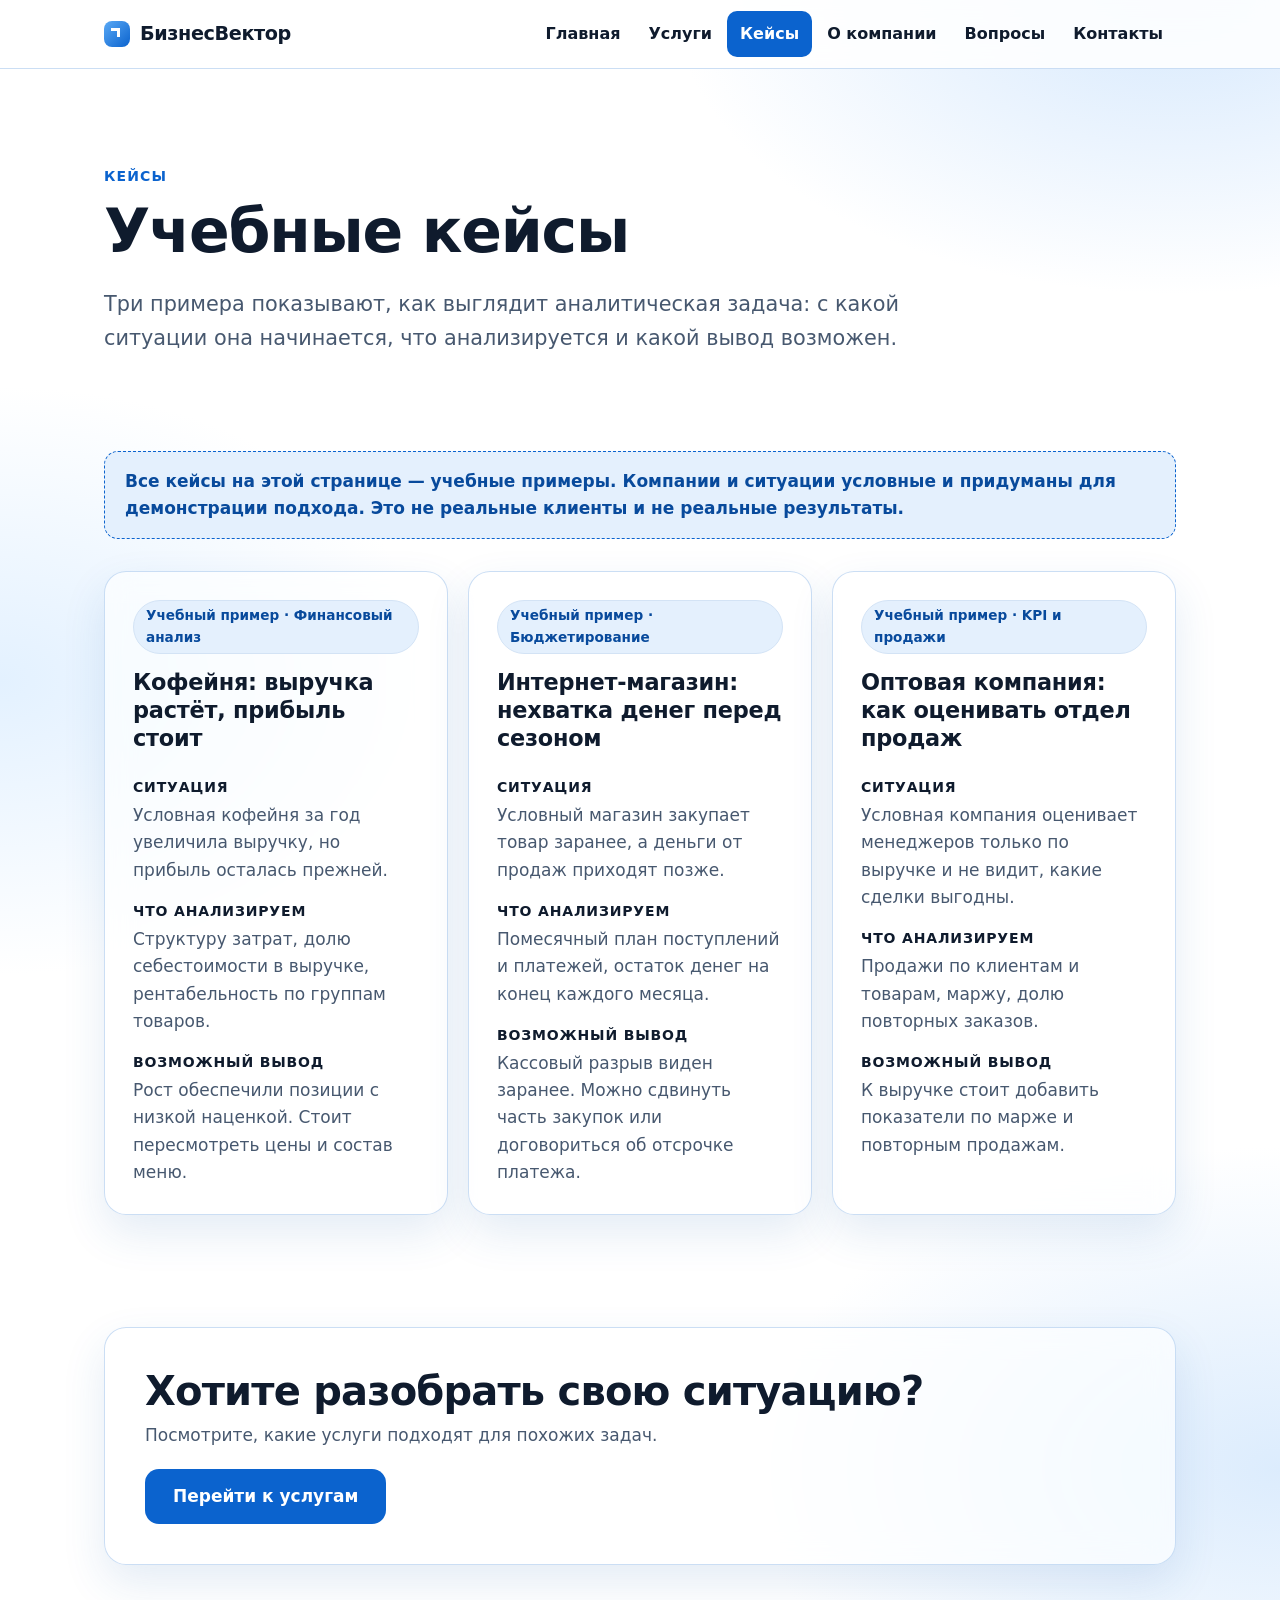
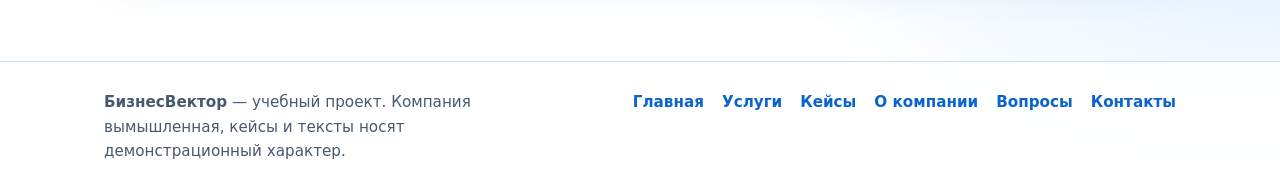
<file: businessvector/cases.html>
<!DOCTYPE html>
<html lang="ru">
<head>
  <meta charset="UTF-8">
  <meta name="viewport" content="width=device-width, initial-scale=1">
  <title>Учебные кейсы — БизнесВектор</title>
  <meta name="description" content="Учебные примеры аналитических задач: условные компании и условные данные, придуманные для демонстрации подхода.">
  <link rel="stylesheet" href="styles.css">
</head>
<body>
  <a class="skip-link" href="#main">Перейти к содержанию</a>

  <!-- Шапка: одинаковая на всех страницах -->
  <header class="site-header">
    <div class="container header-inner">
      <a class="logo" href="index.html" aria-label="БизнесВектор — на главную">
        <span class="logo-mark" aria-hidden="true"></span>
        БизнесВектор
      </a>

      <button class="menu-toggle" type="button" aria-expanded="false" aria-controls="site-nav">
        <span class="menu-toggle-bars" aria-hidden="true"></span>
        <span class="menu-toggle-text">Меню</span>
      </button>

      <nav class="site-nav" id="site-nav" aria-label="Основное меню">
        <ul>
          <li><a href="index.html">Главная</a></li>
          <li><a href="services.html">Услуги</a></li>
          <li><a href="cases.html" aria-current="page">Кейсы</a></li>
          <li><a href="about.html">О компании</a></li>
          <li><a href="faq.html">Вопросы</a></li>
          <li><a href="contacts.html">Контакты</a></li>
        </ul>
      </nav>
    </div>
  </header>

  <main id="main">
    <section class="page-hero">
      <div class="container">
        <p class="section-label">Кейсы</p>
        <h1>Учебные кейсы</h1>
        <p class="lead">Три примера показывают, как выглядит аналитическая задача: с какой ситуации она начинается, что анализируется и какой вывод возможен.</p>
      </div>
    </section>

    <section class="section" aria-label="Список учебных кейсов">
      <div class="container">
        <p class="notice" style="margin-top: 0">Все кейсы на этой странице — учебные примеры. Компании и ситуации условные и придуманы для демонстрации подхода. Это не реальные клиенты и не реальные результаты.</p>
        <div class="grid grid-3">
          <article class="glass card case">
            <span class="tag">Учебный пример · Финансовый анализ</span>
            <h2 class="h3">Кофейня: выручка растёт, прибыль стоит</h2>
            <dl>
              <dt>Ситуация</dt>
              <dd>Условная кофейня за год увеличила выручку, но прибыль осталась прежней.</dd>
              <dt>Что анализируем</dt>
              <dd>Структуру затрат, долю себестоимости в выручке, рентабельность по группам товаров.</dd>
              <dt>Возможный вывод</dt>
              <dd>Рост обеспечили позиции с низкой наценкой. Стоит пересмотреть цены и состав меню.</dd>
            </dl>
          </article>

          <article class="glass card case">
            <span class="tag">Учебный пример · Бюджетирование</span>
            <h2 class="h3">Интернет-магазин: нехватка денег перед сезоном</h2>
            <dl>
              <dt>Ситуация</dt>
              <dd>Условный магазин закупает товар заранее, а деньги от продаж приходят позже.</dd>
              <dt>Что анализируем</dt>
              <dd>Помесячный план поступлений и платежей, остаток денег на конец каждого месяца.</dd>
              <dt>Возможный вывод</dt>
              <dd>Кассовый разрыв виден заранее. Можно сдвинуть часть закупок или договориться об отсрочке платежа.</dd>
            </dl>
          </article>

          <article class="glass card case">
            <span class="tag">Учебный пример · KPI и продажи</span>
            <h2 class="h3">Оптовая компания: как оценивать отдел продаж</h2>
            <dl>
              <dt>Ситуация</dt>
              <dd>Условная компания оценивает менеджеров только по выручке и не видит, какие сделки выгодны.</dd>
              <dt>Что анализируем</dt>
              <dd>Продажи по клиентам и товарам, маржу, долю повторных заказов.</dd>
              <dt>Возможный вывод</dt>
              <dd>К выручке стоит добавить показатели по марже и повторным продажам.</dd>
            </dl>
          </article>
        </div>
      </div>
    </section>

    <section class="section">
      <div class="container">
        <div class="glass cta">
          <div>
            <h2>Хотите разобрать свою ситуацию?</h2>
            <p>Посмотрите, какие услуги подходят для похожих задач.</p>
          </div>
          <a class="button button-primary" href="services.html">Перейти к услугам</a>
        </div>
      </div>
    </section>
  </main>

  <!-- Подвал: одинаковый на всех страницах -->
  <footer class="site-footer">
    <div class="container footer-inner">
      <p class="footer-about"><strong>БизнесВектор</strong> — учебный проект. Компания вымышленная, кейсы и тексты носят демонстрационный характер.</p>
      <nav class="footer-nav" aria-label="Меню в подвале">
        <ul>
          <li><a href="index.html">Главная</a></li>
          <li><a href="services.html">Услуги</a></li>
          <li><a href="cases.html">Кейсы</a></li>
          <li><a href="about.html">О компании</a></li>
          <li><a href="faq.html">Вопросы</a></li>
          <li><a href="contacts.html">Контакты</a></li>
        </ul>
      </nav>
    </div>
  </footer>

  <script src="script.js"></script>
</body>
</html>
</file>
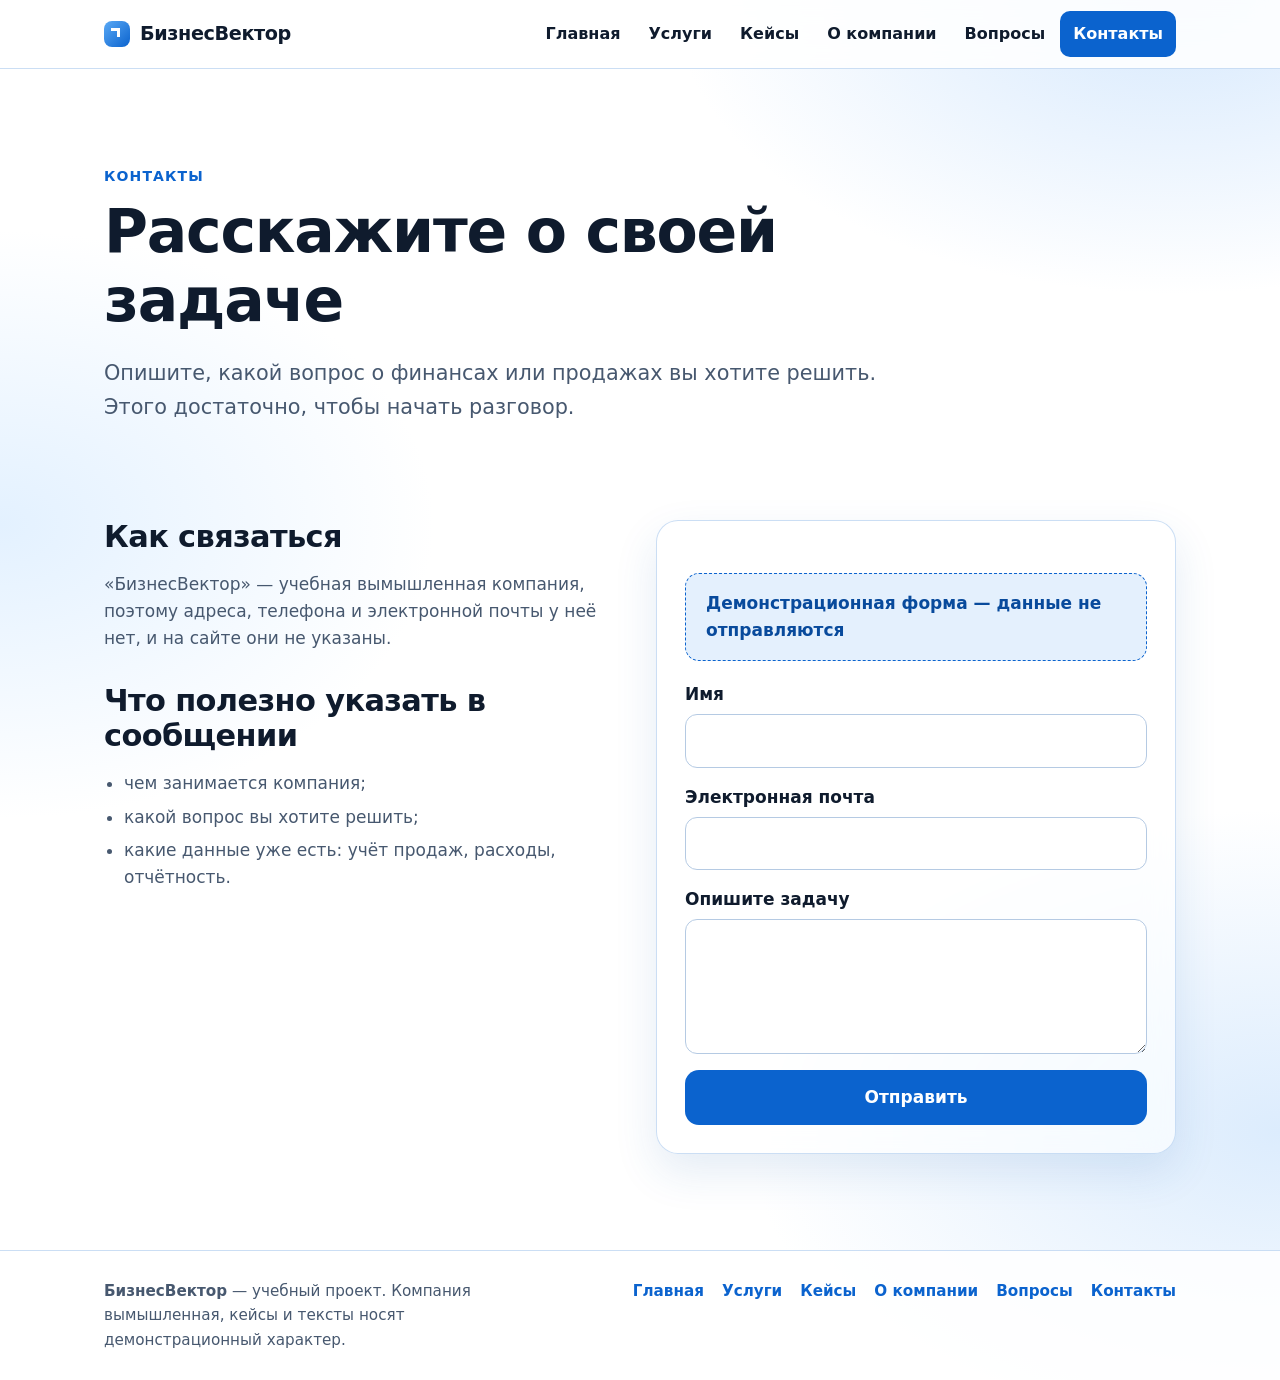
<file: businessvector/contacts.html>
<!DOCTYPE html>
<html lang="ru">
<head>
  <meta charset="UTF-8">
  <meta name="viewport" content="width=device-width, initial-scale=1">
  <title>Контакты — БизнесВектор</title>
  <meta name="description" content="Страница контактов учебного сайта «БизнесВектор» с демонстрационной формой: данные не отправляются.">
  <link rel="stylesheet" href="styles.css">
</head>
<body>
  <a class="skip-link" href="#main">Перейти к содержанию</a>

  <!-- Шапка: одинаковая на всех страницах -->
  <header class="site-header">
    <div class="container header-inner">
      <a class="logo" href="index.html" aria-label="БизнесВектор — на главную">
        <span class="logo-mark" aria-hidden="true"></span>
        БизнесВектор
      </a>

      <button class="menu-toggle" type="button" aria-expanded="false" aria-controls="site-nav">
        <span class="menu-toggle-bars" aria-hidden="true"></span>
        <span class="menu-toggle-text">Меню</span>
      </button>

      <nav class="site-nav" id="site-nav" aria-label="Основное меню">
        <ul>
          <li><a href="index.html">Главная</a></li>
          <li><a href="services.html">Услуги</a></li>
          <li><a href="cases.html">Кейсы</a></li>
          <li><a href="about.html">О компании</a></li>
          <li><a href="faq.html">Вопросы</a></li>
          <li><a href="contacts.html" aria-current="page">Контакты</a></li>
        </ul>
      </nav>
    </div>
  </header>

  <main id="main">
    <section class="page-hero">
      <div class="container">
        <p class="section-label">Контакты</p>
        <h1>Расскажите о своей задаче</h1>
        <p class="lead">Опишите, какой вопрос о финансах или продажах вы хотите решить. Этого достаточно, чтобы начать разговор.</p>
      </div>
    </section>

    <section class="section" aria-label="Контакты и форма">
      <div class="container contacts">
        <div class="contacts-text">
          <h2>Как связаться</h2>
          <p>«БизнесВектор» — учебная вымышленная компания, поэтому адреса, телефона и электронной почты у неё нет, и на сайте они не указаны.</p>
          <h2 style="margin-top: 32px">Что полезно указать в сообщении</h2>
          <ul>
            <li>чем занимается компания;</li>
            <li>какой вопрос вы хотите решить;</li>
            <li>какие данные уже есть: учёт продаж, расходы, отчётность.</li>
          </ul>
        </div>

        <form class="glass form" id="contact-form" novalidate>
          <p class="notice" role="note">Демонстрационная форма — данные не отправляются</p>

          <div class="field">
            <label for="name">Имя</label>
            <input type="text" id="name" name="name" autocomplete="name" aria-describedby="name-error">
            <p class="field-error" id="name-error" aria-live="polite"></p>
          </div>

          <div class="field">
            <label for="email">Электронная почта</label>
            <input type="email" id="email" name="email" autocomplete="email" inputmode="email" aria-describedby="email-error">
            <p class="field-error" id="email-error" aria-live="polite"></p>
          </div>

          <div class="field">
            <label for="message">Опишите задачу</label>
            <textarea id="message" name="message" rows="4" aria-describedby="message-error"></textarea>
            <p class="field-error" id="message-error" aria-live="polite"></p>
          </div>

          <button class="button button-primary button-wide" type="submit">Отправить</button>
          <p class="form-status" id="form-status" role="status" aria-live="polite" hidden></p>
        </form>
      </div>
    </section>
  </main>

  <!-- Подвал: одинаковый на всех страницах -->
  <footer class="site-footer">
    <div class="container footer-inner">
      <p class="footer-about"><strong>БизнесВектор</strong> — учебный проект. Компания вымышленная, кейсы и тексты носят демонстрационный характер.</p>
      <nav class="footer-nav" aria-label="Меню в подвале">
        <ul>
          <li><a href="index.html">Главная</a></li>
          <li><a href="services.html">Услуги</a></li>
          <li><a href="cases.html">Кейсы</a></li>
          <li><a href="about.html">О компании</a></li>
          <li><a href="faq.html">Вопросы</a></li>
          <li><a href="contacts.html">Контакты</a></li>
        </ul>
      </nav>
    </div>
  </footer>

  <script src="script.js"></script>
</body>
</html>
</file>
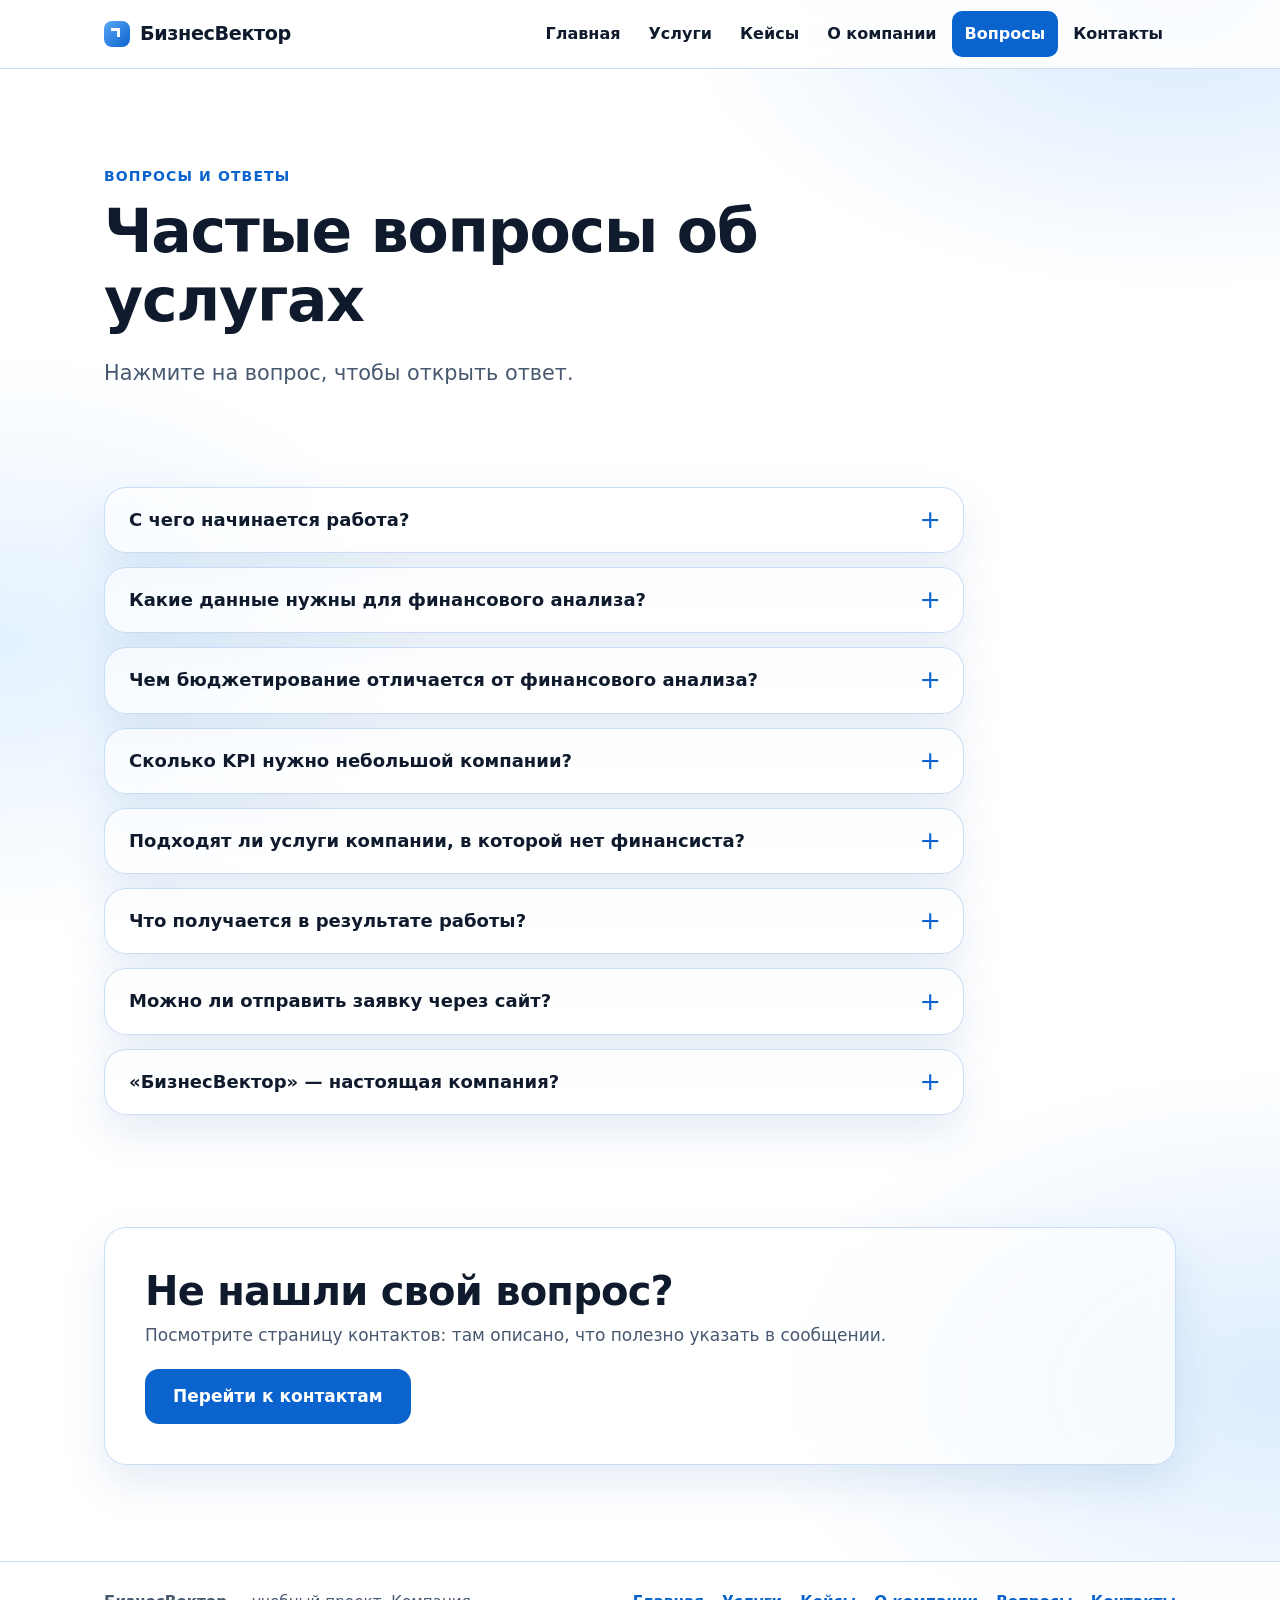
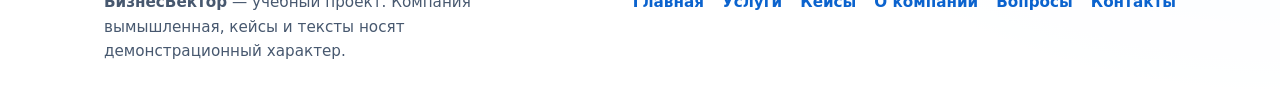
<file: businessvector/faq.html>
<!DOCTYPE html>
<html lang="ru">
<head>
  <meta charset="UTF-8">
  <meta name="viewport" content="width=device-width, initial-scale=1">
  <title>Вопросы и ответы — БизнесВектор</title>
  <meta name="description" content="Частые вопросы об услугах учебного аналитического агентства «БизнесВектор».">
  <link rel="stylesheet" href="styles.css">
</head>
<body>
  <a class="skip-link" href="#main">Перейти к содержанию</a>

  <!-- Шапка: одинаковая на всех страницах -->
  <header class="site-header">
    <div class="container header-inner">
      <a class="logo" href="index.html" aria-label="БизнесВектор — на главную">
        <span class="logo-mark" aria-hidden="true"></span>
        БизнесВектор
      </a>

      <button class="menu-toggle" type="button" aria-expanded="false" aria-controls="site-nav">
        <span class="menu-toggle-bars" aria-hidden="true"></span>
        <span class="menu-toggle-text">Меню</span>
      </button>

      <nav class="site-nav" id="site-nav" aria-label="Основное меню">
        <ul>
          <li><a href="index.html">Главная</a></li>
          <li><a href="services.html">Услуги</a></li>
          <li><a href="cases.html">Кейсы</a></li>
          <li><a href="about.html">О компании</a></li>
          <li><a href="faq.html" aria-current="page">Вопросы</a></li>
          <li><a href="contacts.html">Контакты</a></li>
        </ul>
      </nav>
    </div>
  </header>

  <main id="main">
    <section class="page-hero">
      <div class="container">
        <p class="section-label">Вопросы и ответы</p>
        <h1>Частые вопросы об услугах</h1>
        <p class="lead">Нажмите на вопрос, чтобы открыть ответ.</p>
      </div>
    </section>

    <section class="section" aria-label="Список вопросов">
      <div class="container">
        <div class="faq" style="margin-top: 0">
          <details class="glass">
            <summary>С чего начинается работа?</summary>
            <p class="answer">С разговора о задаче. Сначала формулируется вопрос, на который нужен ответ, например: «Почему при росте выручки не растёт прибыль?». От вопроса зависит, какая услуга подойдёт и какие данные понадобятся.</p>
          </details>
          <details class="glass">
            <summary>Какие данные нужны для финансового анализа?</summary>
            <p class="answer">Обычно достаточно данных о выручке и расходах по месяцам, а также разбивки продаж по товарам или услугам. Чем подробнее учёт, тем точнее выводы, но начать можно и с простой таблицы.</p>
          </details>
          <details class="glass">
            <summary>Чем бюджетирование отличается от финансового анализа?</summary>
            <p class="answer">Финансовый анализ смотрит назад: что уже произошло и почему. Бюджетирование смотрит вперёд: сколько компания планирует заработать и потратить и хватит ли ей денег.</p>
          </details>
          <details class="glass">
            <summary>Сколько KPI нужно небольшой компании?</summary>
            <p class="answer">Немного. Как правило, удобнее следить за несколькими показателями, которые прямо связаны с целями компании, чем за длинным списком. Точный набор зависит от задач бизнеса.</p>
          </details>
          <details class="glass">
            <summary>Подходят ли услуги компании, в которой нет финансиста?</summary>
            <p class="answer">Да. Услуги рассчитаны на владельцев малого бизнеса, которые ведут учёт сами или с помощью бухгалтера. Результаты объясняются простым языком.</p>
          </details>
          <details class="glass">
            <summary>Что получается в результате работы?</summary>
            <p class="answer">Отчёт или таблица с расчётами, выводами и предложениями. Состав зависит от услуги и описан на странице <a href="services.html">«Услуги»</a>.</p>
          </details>
          <details class="glass">
            <summary>Можно ли отправить заявку через сайт?</summary>
            <p class="answer">Нет. Форма на странице <a href="contacts.html">«Контакты»</a> демонстрационная: она проверяет заполнение полей, но данные никуда не отправляются.</p>
          </details>
          <details class="glass">
            <summary>«БизнесВектор» — настоящая компания?</summary>
            <p class="answer">Нет. Это вымышленная компания, созданная для учебного проекта. Кейсы на сайте — учебные примеры с условными данными.</p>
          </details>
        </div>
      </div>
    </section>

    <section class="section">
      <div class="container">
        <div class="glass cta">
          <div>
            <h2>Не нашли свой вопрос?</h2>
            <p>Посмотрите страницу контактов: там описано, что полезно указать в сообщении.</p>
          </div>
          <a class="button button-primary" href="contacts.html">Перейти к контактам</a>
        </div>
      </div>
    </section>
  </main>

  <!-- Подвал: одинаковый на всех страницах -->
  <footer class="site-footer">
    <div class="container footer-inner">
      <p class="footer-about"><strong>БизнесВектор</strong> — учебный проект. Компания вымышленная, кейсы и тексты носят демонстрационный характер.</p>
      <nav class="footer-nav" aria-label="Меню в подвале">
        <ul>
          <li><a href="index.html">Главная</a></li>
          <li><a href="services.html">Услуги</a></li>
          <li><a href="cases.html">Кейсы</a></li>
          <li><a href="about.html">О компании</a></li>
          <li><a href="faq.html">Вопросы</a></li>
          <li><a href="contacts.html">Контакты</a></li>
        </ul>
      </nav>
    </div>
  </footer>

  <script src="script.js"></script>
</body>
</html>
</file>
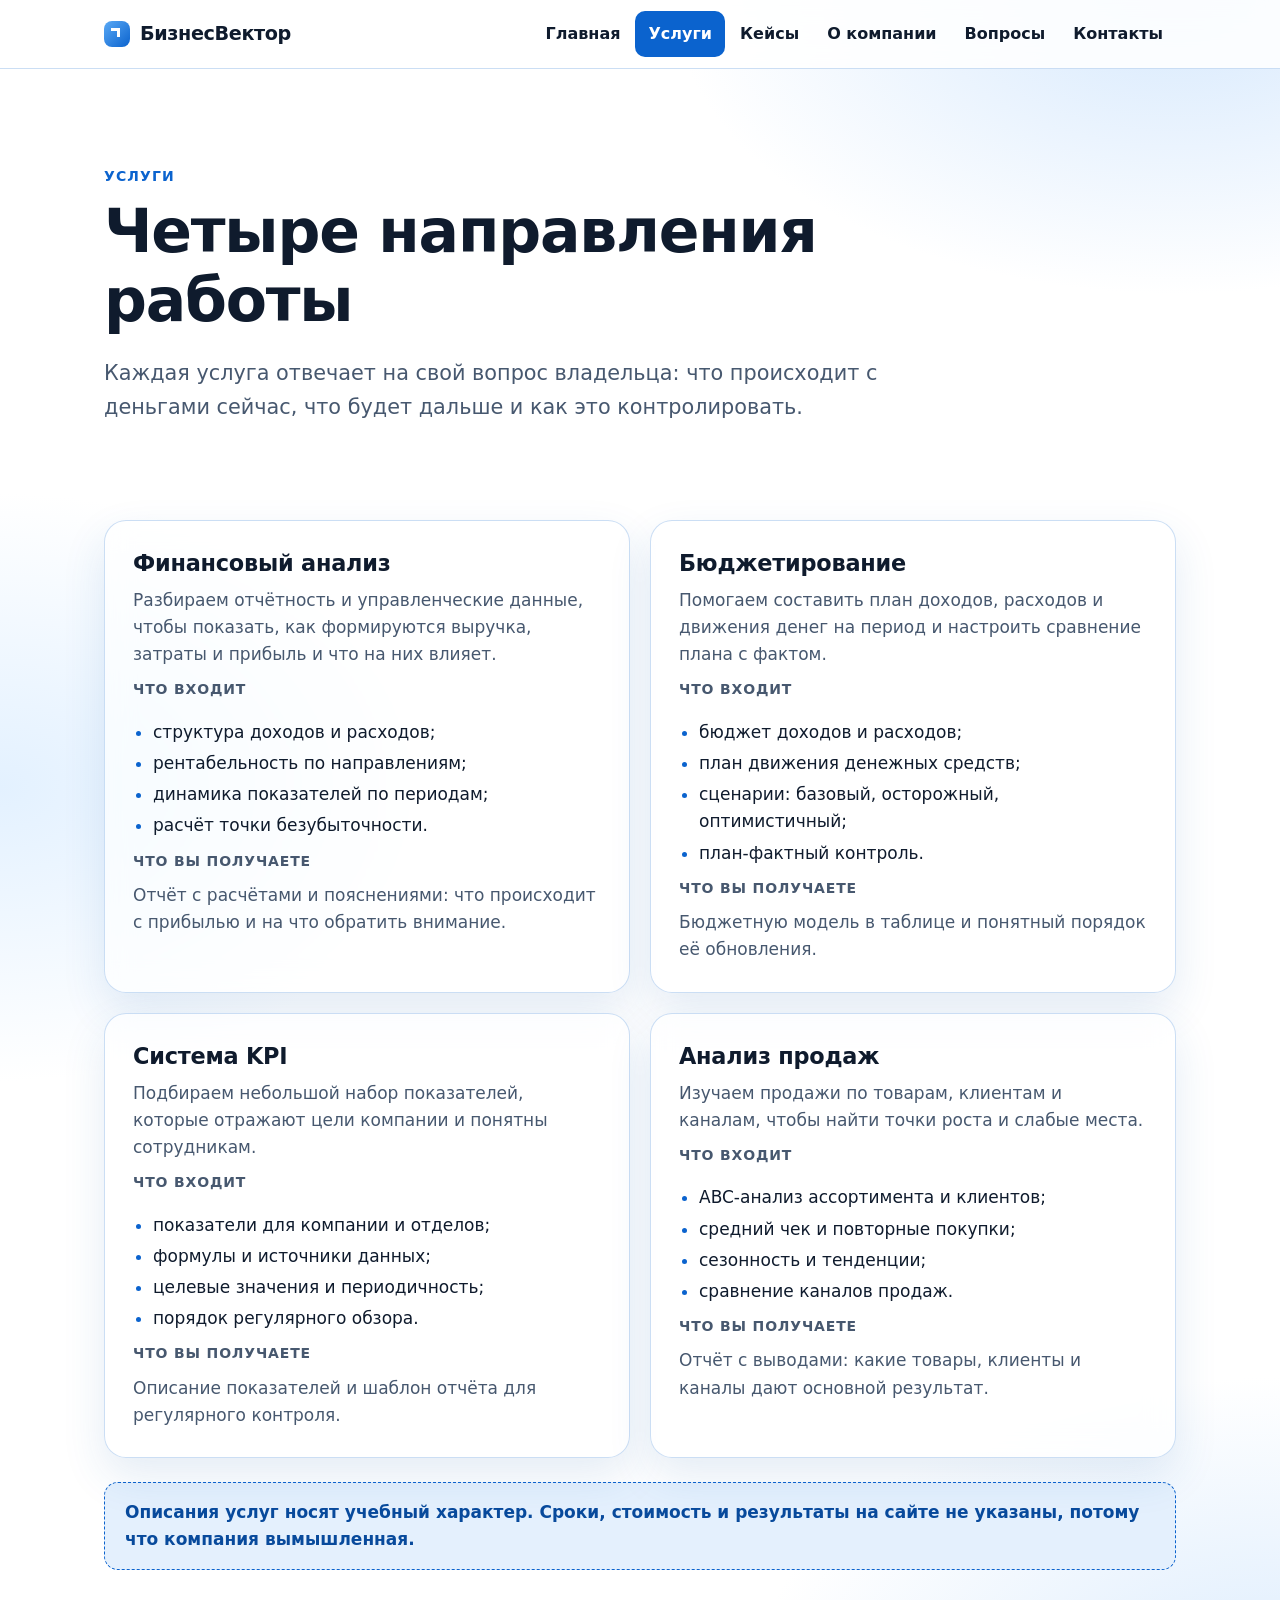
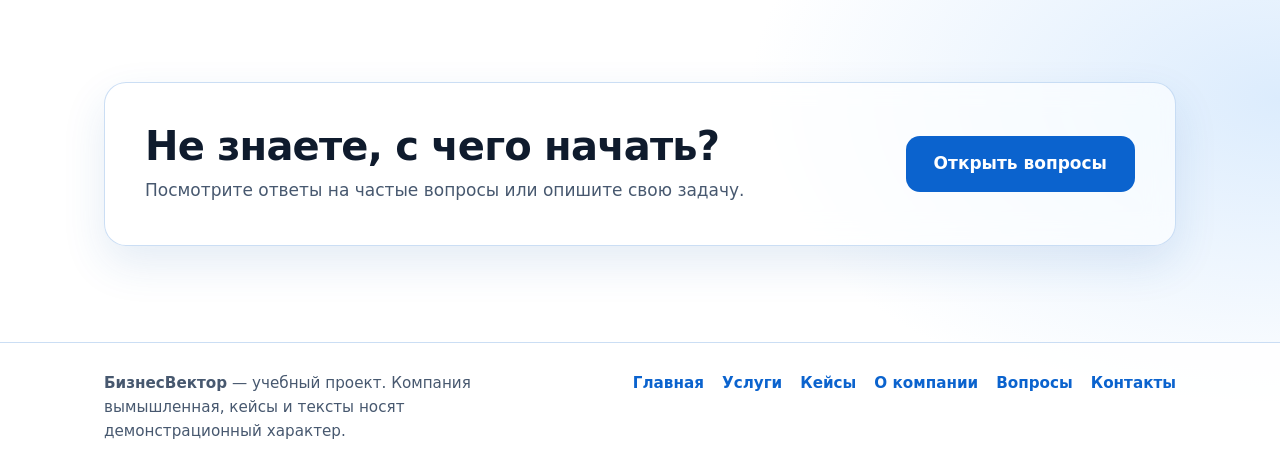
<file: businessvector/services.html>
<!DOCTYPE html>
<html lang="ru">
<head>
  <meta charset="UTF-8">
  <meta name="viewport" content="width=device-width, initial-scale=1">
  <title>Услуги — БизнесВектор</title>
  <meta name="description" content="Услуги учебного аналитического агентства «БизнесВектор»: финансовый анализ, бюджетирование, система KPI, анализ продаж.">
  <link rel="stylesheet" href="styles.css">
</head>
<body>
  <a class="skip-link" href="#main">Перейти к содержанию</a>

  <!-- Шапка: одинаковая на всех страницах -->
  <header class="site-header">
    <div class="container header-inner">
      <a class="logo" href="index.html" aria-label="БизнесВектор — на главную">
        <span class="logo-mark" aria-hidden="true"></span>
        БизнесВектор
      </a>

      <button class="menu-toggle" type="button" aria-expanded="false" aria-controls="site-nav">
        <span class="menu-toggle-bars" aria-hidden="true"></span>
        <span class="menu-toggle-text">Меню</span>
      </button>

      <nav class="site-nav" id="site-nav" aria-label="Основное меню">
        <ul>
          <li><a href="index.html">Главная</a></li>
          <li><a href="services.html" aria-current="page">Услуги</a></li>
          <li><a href="cases.html">Кейсы</a></li>
          <li><a href="about.html">О компании</a></li>
          <li><a href="faq.html">Вопросы</a></li>
          <li><a href="contacts.html">Контакты</a></li>
        </ul>
      </nav>
    </div>
  </header>

  <main id="main">
    <section class="page-hero">
      <div class="container">
        <p class="section-label">Услуги</p>
        <h1>Четыре направления работы</h1>
        <p class="lead">Каждая услуга отвечает на свой вопрос владельца: что происходит с деньгами сейчас, что будет дальше и как это контролировать.</p>
      </div>
    </section>

    <section class="section" aria-label="Список услуг">
      <div class="container">
        <div class="grid grid-2" style="margin-top: 0">
          <article class="glass card" id="fin-analysis">
            <h2>Финансовый анализ</h2>
            <p>Разбираем отчётность и управленческие данные, чтобы показать, как формируются выручка, затраты и прибыль и что на них влияет.</p>
            <p class="card-subtitle">Что входит</p>
            <ul>
              <li>структура доходов и расходов;</li>
              <li>рентабельность по направлениям;</li>
              <li>динамика показателей по периодам;</li>
              <li>расчёт точки безубыточности.</li>
            </ul>
            <p class="card-subtitle">Что вы получаете</p>
            <p>Отчёт с расчётами и пояснениями: что происходит с прибылью и на что обратить внимание.</p>
          </article>

          <article class="glass card" id="budgeting">
            <h2>Бюджетирование</h2>
            <p>Помогаем составить план доходов, расходов и движения денег на период и настроить сравнение плана с фактом.</p>
            <p class="card-subtitle">Что входит</p>
            <ul>
              <li>бюджет доходов и расходов;</li>
              <li>план движения денежных средств;</li>
              <li>сценарии: базовый, осторожный, оптимистичный;</li>
              <li>план-фактный контроль.</li>
            </ul>
            <p class="card-subtitle">Что вы получаете</p>
            <p>Бюджетную модель в таблице и понятный порядок её обновления.</p>
          </article>

          <article class="glass card" id="kpi">
            <h2>Система KPI</h2>
            <p>Подбираем небольшой набор показателей, которые отражают цели компании и понятны сотрудникам.</p>
            <p class="card-subtitle">Что входит</p>
            <ul>
              <li>показатели для компании и отделов;</li>
              <li>формулы и источники данных;</li>
              <li>целевые значения и периодичность;</li>
              <li>порядок регулярного обзора.</li>
            </ul>
            <p class="card-subtitle">Что вы получаете</p>
            <p>Описание показателей и шаблон отчёта для регулярного контроля.</p>
          </article>

          <article class="glass card" id="sales">
            <h2>Анализ продаж</h2>
            <p>Изучаем продажи по товарам, клиентам и каналам, чтобы найти точки роста и слабые места.</p>
            <p class="card-subtitle">Что входит</p>
            <ul>
              <li>ABC-анализ ассортимента и клиентов;</li>
              <li>средний чек и повторные покупки;</li>
              <li>сезонность и тенденции;</li>
              <li>сравнение каналов продаж.</li>
            </ul>
            <p class="card-subtitle">Что вы получаете</p>
            <p>Отчёт с выводами: какие товары, клиенты и каналы дают основной результат.</p>
          </article>
        </div>
        <p class="notice">Описания услуг носят учебный характер. Сроки, стоимость и результаты на сайте не указаны, потому что компания вымышленная.</p>
      </div>
    </section>

    <section class="section">
      <div class="container">
        <div class="glass cta">
          <div>
            <h2>Не знаете, с чего начать?</h2>
            <p>Посмотрите ответы на частые вопросы или опишите свою задачу.</p>
          </div>
          <a class="button button-primary" href="faq.html">Открыть вопросы</a>
        </div>
      </div>
    </section>
  </main>

  <!-- Подвал: одинаковый на всех страницах -->
  <footer class="site-footer">
    <div class="container footer-inner">
      <p class="footer-about"><strong>БизнесВектор</strong> — учебный проект. Компания вымышленная, кейсы и тексты носят демонстрационный характер.</p>
      <nav class="footer-nav" aria-label="Меню в подвале">
        <ul>
          <li><a href="index.html">Главная</a></li>
          <li><a href="services.html">Услуги</a></li>
          <li><a href="cases.html">Кейсы</a></li>
          <li><a href="about.html">О компании</a></li>
          <li><a href="faq.html">Вопросы</a></li>
          <li><a href="contacts.html">Контакты</a></li>
        </ul>
      </nav>
    </div>
  </footer>

  <script src="script.js"></script>
</body>
</html>
</file>
<file: businessvector-onepage/styles.css>
/* БизнесВектор — одностраничный сайт. Чистый CSS, без внешних библиотек. */

:root {
  --bg: #ffffff;
  --text: #0f1b2d;
  --muted: #4b5b72;
  --accent: #0b63ce;
  --accent-dark: #084a9c;
  --accent-soft: #e6f1fd;
  --panel: #f3f8fe;
  --border: #d5e4f5;
  --danger: #b3261e;
  --success-bg: #e6f1fd;
  --radius: 18px;
  --maxw: 1120px;
  --header-h: 68px;
}

*,
*::before,
*::after {
  box-sizing: border-box;
}

html {
  scroll-behavior: smooth;
  -webkit-text-size-adjust: 100%;
}

body {
  margin: 0;
  font-family: "Segoe UI", system-ui, -apple-system, Roboto, "Helvetica Neue", Arial, sans-serif;
  font-size: 1.0625rem;
  line-height: 1.6;
  color: var(--text);
  background: var(--bg);
  overflow-wrap: break-word;
}

h1,
h2,
h3 {
  margin: 0;
  line-height: 1.15;
  letter-spacing: -0.02em;
}

h1 {
  font-size: clamp(2.1rem, 6.2vw, 4rem);
  font-weight: 800;
  max-width: 16ch;
}

h2 {
  font-size: clamp(1.7rem, 4.4vw, 2.75rem);
  font-weight: 750;
}

h3 {
  font-size: 1.2rem;
  font-weight: 700;
  letter-spacing: -0.01em;
  line-height: 1.3;
}

p {
  margin: 0;
}

a {
  color: var(--accent);
}

a:focus-visible,
button:focus-visible,
input:focus-visible,
textarea:focus-visible {
  outline: 3px solid var(--accent);
  outline-offset: 2px;
}

.container {
  width: 100%;
  max-width: var(--maxw);
  margin: 0 auto;
  padding: 0 24px;
}

.skip-link {
  position: absolute;
  left: 16px;
  top: -60px;
  z-index: 100;
  padding: 10px 16px;
  background: var(--accent);
  color: #fff;
  border-radius: 10px;
  text-decoration: none;
}

.skip-link:focus {
  top: 12px;
}

/* ---------- Шапка и меню ---------- */

.site-header {
  position: sticky;
  top: 0;
  z-index: 50;
  background: rgba(255, 255, 255, 0.94);
  border-bottom: 1px solid var(--border);
}

.header-inner {
  display: flex;
  align-items: center;
  justify-content: space-between;
  gap: 16px;
  min-height: var(--header-h);
}

.logo {
  display: inline-flex;
  align-items: center;
  gap: 10px;
  font-size: 1.2rem;
  font-weight: 800;
  letter-spacing: -0.02em;
  color: var(--text);
  text-decoration: none;
}

.logo-mark {
  width: 26px;
  height: 26px;
  border-radius: 8px;
  background: linear-gradient(135deg, #5aa9f5, var(--accent));
  position: relative;
  flex: none;
}

.logo-mark::after {
  content: "";
  position: absolute;
  left: 7px;
  top: 7px;
  width: 9px;
  height: 9px;
  border-top: 3px solid #fff;
  border-right: 3px solid #fff;
}

.site-nav ul {
  display: flex;
  gap: 4px;
  margin: 0;
  padding: 0;
  list-style: none;
}

.site-nav a {
  display: block;
  padding: 10px 14px;
  border-radius: 10px;
  color: var(--text);
  font-weight: 600;
  font-size: 1rem;
  text-decoration: none;
}

.site-nav a:hover {
  background: var(--accent-soft);
  color: var(--accent-dark);
}

.site-nav a.is-active {
  background: var(--accent-soft);
  color: var(--accent-dark);
}

.menu-toggle {
  display: none;
  align-items: center;
  gap: 10px;
  padding: 10px 14px;
  font: inherit;
  font-weight: 600;
  color: var(--text);
  background: var(--panel);
  border: 1px solid var(--border);
  border-radius: 10px;
  cursor: pointer;
}

.menu-toggle-bars,
.menu-toggle-bars::before,
.menu-toggle-bars::after {
  display: block;
  width: 18px;
  height: 2px;
  background: var(--text);
  border-radius: 2px;
}

.menu-toggle-bars {
  position: relative;
}

.menu-toggle-bars::before,
.menu-toggle-bars::after {
  content: "";
  position: absolute;
  left: 0;
}

.menu-toggle-bars::before {
  top: -6px;
}

.menu-toggle-bars::after {
  top: 6px;
}

/* ---------- Кнопки ---------- */

.button {
  display: inline-flex;
  align-items: center;
  justify-content: center;
  min-height: 52px;
  padding: 12px 26px;
  font: inherit;
  font-weight: 700;
  text-decoration: none;
  border-radius: 14px;
  border: 2px solid transparent;
  cursor: pointer;
  transition: background-color 0.15s ease, border-color 0.15s ease;
}

.button-primary {
  background: var(--accent);
  color: #fff;
}

.button-primary:hover {
  background: var(--accent-dark);
}

.button-ghost {
  background: #fff;
  color: var(--accent-dark);
  border-color: var(--border);
}

.button-ghost:hover {
  border-color: var(--accent);
}

.button-wide {
  width: 100%;
}

/* ---------- Первый экран ---------- */

.hero {
  padding: clamp(56px, 10vw, 120px) 0 clamp(48px, 8vw, 96px);
  background:
    radial-gradient(900px 420px at 85% -10%, #dcecfd 0%, rgba(220, 236, 253, 0) 70%),
    var(--bg);
  scroll-margin-top: var(--header-h);
}

.badge {
  display: inline-block;
  margin-bottom: 20px;
  padding: 6px 14px;
  font-size: 0.875rem;
  font-weight: 600;
  color: var(--accent-dark);
  background: var(--accent-soft);
  border: 1px solid var(--border);
  border-radius: 999px;
}

.hero-lead {
  max-width: 60ch;
  margin-top: 24px;
  font-size: clamp(1.1rem, 2.2vw, 1.3rem);
  color: var(--muted);
}

.hero-actions {
  display: flex;
  flex-wrap: wrap;
  gap: 12px;
  margin-top: 32px;
}

.hero-points {
  display: flex;
  flex-wrap: wrap;
  gap: 10px;
  margin: 40px 0 0;
  padding: 0;
  list-style: none;
}

.hero-points li {
  padding: 8px 16px;
  font-weight: 600;
  font-size: 0.95rem;
  background: #fff;
  border: 1px solid var(--border);
  border-radius: 999px;
}

/* ---------- Общие секции ---------- */

.section {
  padding: clamp(56px, 8vw, 104px) 0;
  scroll-margin-top: var(--header-h);
}

.section-tinted {
  background: var(--panel);
}

.section-label {
  margin-bottom: 10px;
  font-size: 0.875rem;
  font-weight: 700;
  letter-spacing: 0.08em;
  text-transform: uppercase;
  color: var(--accent);
}

.section-lead {
  max-width: 62ch;
  margin-top: 14px;
  font-size: 1.125rem;
  color: var(--muted);
}

/* ---------- Услуги ---------- */

.card-grid {
  display: grid;
  grid-template-columns: repeat(2, minmax(0, 1fr));
  gap: 20px;
  margin-top: 40px;
}

.card {
  padding: 28px;
  background: var(--panel);
  border: 1px solid var(--border);
  border-radius: var(--radius);
}

.card p {
  margin-top: 10px;
  color: var(--muted);
}

.card ul {
  margin: 16px 0 0;
  padding-left: 20px;
}

.card li {
  margin-top: 4px;
}

.card li::marker {
  color: var(--accent);
}

/* ---------- Этапы ---------- */

.steps {
  display: grid;
  grid-template-columns: repeat(4, minmax(0, 1fr));
  gap: 20px;
  margin: 40px 0 0;
  padding: 0;
  list-style: none;
}

.step {
  padding: 24px;
  background: #fff;
  border: 1px solid var(--border);
  border-radius: var(--radius);
}

.step-number {
  display: inline-flex;
  align-items: center;
  justify-content: center;
  width: 44px;
  height: 44px;
  margin-bottom: 16px;
  font-size: 1.2rem;
  font-weight: 800;
  color: #fff;
  background: var(--accent);
  border-radius: 12px;
}

.step p {
  margin-top: 8px;
  color: var(--muted);
}

/* ---------- Примеры задач ---------- */

.task-grid {
  display: grid;
  grid-template-columns: repeat(3, minmax(0, 1fr));
  gap: 20px;
  margin-top: 40px;
}

.task {
  display: flex;
  flex-direction: column;
  align-items: flex-start;
  padding: 24px;
  background: #fff;
  border: 1px solid var(--border);
  border-left: 4px solid var(--accent);
  border-radius: var(--radius);
}

.task p {
  margin: 10px 0 18px;
  color: var(--muted);
}

.tag {
  margin-top: auto;
  padding: 4px 12px;
  font-size: 0.85rem;
  font-weight: 600;
  color: var(--accent-dark);
  background: var(--accent-soft);
  border-radius: 999px;
}

/* ---------- Контакты и форма ---------- */

.contacts {
  display: grid;
  grid-template-columns: minmax(0, 1fr) minmax(0, 1fr);
  gap: 40px;
  align-items: start;
}

.contacts-text p {
  margin-top: 16px;
  color: var(--muted);
  font-size: 1.125rem;
}

.contacts-text .section-label {
  margin-top: 0;
  font-size: 0.875rem;
  color: var(--accent);
}

.contacts-text .note {
  padding: 14px 18px;
  font-size: 1rem;
  background: #fff;
  border: 1px solid var(--border);
  border-radius: 14px;
}

.form {
  padding: 28px;
  background: #fff;
  border: 1px solid var(--border);
  border-radius: var(--radius);
}

.form-warning {
  margin-bottom: 20px;
  padding: 12px 16px;
  font-weight: 600;
  color: var(--accent-dark);
  background: var(--accent-soft);
  border: 1px dashed var(--accent);
  border-radius: 12px;
}

.field {
  margin-bottom: 16px;
}

.field label {
  display: block;
  margin-bottom: 6px;
  font-weight: 600;
}

.field input,
.field textarea {
  display: block;
  width: 100%;
  padding: 12px 14px;
  font: inherit;
  color: var(--text);
  background: #fff;
  border: 1.5px solid #b9cde4;
  border-radius: 12px;
}

.field textarea {
  resize: vertical;
  min-height: 110px;
}

.field input[aria-invalid="true"],
.field textarea[aria-invalid="true"] {
  border-color: var(--danger);
}

.field-error {
  min-height: 0;
  margin-top: 6px;
  font-size: 0.925rem;
  color: var(--danger);
}

.form-status {
  margin-top: 16px;
  padding: 14px 16px;
  font-weight: 600;
  background: var(--success-bg);
  border: 1px solid var(--accent);
  border-radius: 12px;
}

/* ---------- Подвал ---------- */

.site-footer {
  padding: 28px 0;
  font-size: 0.95rem;
  color: var(--muted);
  border-top: 1px solid var(--border);
}

.footer-inner {
  display: flex;
  flex-wrap: wrap;
  align-items: center;
  justify-content: space-between;
  gap: 12px 24px;
}

.footer-inner a {
  font-weight: 600;
  white-space: nowrap;
}

/* ---------- Адаптивность ---------- */

@media (max-width: 960px) {
  .steps {
    grid-template-columns: repeat(2, minmax(0, 1fr));
  }

  .task-grid {
    grid-template-columns: repeat(2, minmax(0, 1fr));
  }
}

@media (max-width: 760px) {
  .container {
    padding: 0 16px;
  }

  /* Мобильное меню: скрывается только если работает JavaScript */
  .js .menu-toggle {
    display: inline-flex;
  }

  .js .site-nav {
    display: none;
    position: absolute;
    left: 0;
    right: 0;
    top: 100%;
    padding: 8px 16px 16px;
    background: #fff;
    border-bottom: 1px solid var(--border);
    box-shadow: 0 16px 24px rgba(15, 27, 45, 0.08);
  }

  .js .site-nav.is-open {
    display: block;
  }

  .site-nav ul {
    flex-direction: column;
    gap: 2px;
  }

  .site-nav a {
    padding: 14px 12px;
    font-size: 1.0625rem;
  }

  /* Без JavaScript меню остаётся видимым и переносится по строкам */
  html:not(.js) .header-inner {
    flex-wrap: wrap;
    padding-top: 10px;
    padding-bottom: 10px;
  }

  html:not(.js) .site-nav ul {
    flex-direction: row;
    flex-wrap: wrap;
  }

  .card-grid,
  .steps,
  .task-grid,
  .contacts {
    grid-template-columns: minmax(0, 1fr);
  }

  .card,
  .step,
  .task,
  .form {
    padding: 20px;
  }

  .hero-actions .button {
    width: 100%;
  }

  .contacts {
    gap: 28px;
  }
}

@media (prefers-reduced-motion: reduce) {
  html {
    scroll-behavior: auto;
  }

  .button {
    transition: none;
  }
}
</file>
<file: businessvector/styles.css>
/* БизнесВектор — многостраничный сайт. Общие стили для всех страниц. */

:root {
  --bg: #ffffff;
  --text: #0f1b2d;
  --muted: #47586f;
  --accent: #0b63ce;
  --accent-dark: #084a9c;
  --accent-soft: #e4f0fd;
  --glass: rgba(255, 255, 255, 0.66);
  --glass-strong: rgba(255, 255, 255, 0.86);
  --glass-border: rgba(160, 196, 235, 0.55);
  --border: #d3e3f5;
  --danger: #b3261e;
  --shadow: 0 18px 44px rgba(34, 96, 170, 0.12);
  --radius: 22px;
  --maxw: 1120px;
  --header-h: 68px;
}

*,
*::before,
*::after {
  box-sizing: border-box;
}

html {
  -webkit-text-size-adjust: 100%;
}

body {
  display: flex;
  flex-direction: column;
  min-height: 100vh;
  margin: 0;
  font-family: "Segoe UI", system-ui, -apple-system, Roboto, "Helvetica Neue", Arial, sans-serif;
  font-size: 1.0625rem;
  line-height: 1.6;
  color: var(--text);
  overflow-wrap: break-word;
  /* Белый фон с мягкими голубыми пятнами — на нём видны «стеклянные» панели */
  background:
    radial-gradient(720px 420px at 92% 0%, #d7e9fd 0%, rgba(215, 233, 253, 0) 70%),
    radial-gradient(620px 420px at 0% 38%, #e3f1ff 0%, rgba(227, 241, 255, 0) 70%),
    radial-gradient(760px 460px at 100% 82%, #dcecfd 0%, rgba(220, 236, 253, 0) 70%),
    var(--bg);
  background-attachment: scroll;
}

main {
  flex: 1 0 auto;
}

h1,
h2,
h3 {
  margin: 0;
  line-height: 1.15;
  letter-spacing: -0.02em;
}

h1 {
  font-size: clamp(2.1rem, 6vw, 3.75rem);
  font-weight: 800;
}

h2 {
  font-size: clamp(1.6rem, 4.2vw, 2.5rem);
  font-weight: 750;
}

h3 {
  font-size: 1.2rem;
  font-weight: 700;
  letter-spacing: -0.01em;
  line-height: 1.3;
}

p {
  margin: 0;
}

a {
  color: var(--accent);
}

a:focus-visible,
button:focus-visible,
input:focus-visible,
textarea:focus-visible,
summary:focus-visible {
  outline: 3px solid var(--accent);
  outline-offset: 2px;
}

.container {
  width: 100%;
  max-width: var(--maxw);
  margin: 0 auto;
  padding: 0 24px;
}

.skip-link {
  position: absolute;
  left: 16px;
  top: -60px;
  z-index: 100;
  padding: 10px 16px;
  background: var(--accent);
  color: #fff;
  border-radius: 10px;
  text-decoration: none;
}

.skip-link:focus {
  top: 12px;
}

/* ---------- «Стеклянная» панель ---------- */

.glass {
  background: var(--glass);
  border: 1px solid var(--glass-border);
  border-radius: var(--radius);
  box-shadow: var(--shadow);
  -webkit-backdrop-filter: blur(14px) saturate(140%);
  backdrop-filter: blur(14px) saturate(140%);
}

/* ---------- Шапка и меню ---------- */

.site-header {
  position: sticky;
  top: 0;
  z-index: 50;
  background: var(--glass-strong);
  border-bottom: 1px solid var(--glass-border);
  -webkit-backdrop-filter: blur(14px);
  backdrop-filter: blur(14px);
}

.header-inner {
  display: flex;
  align-items: center;
  justify-content: space-between;
  gap: 16px;
  min-height: var(--header-h);
}

.logo {
  display: inline-flex;
  align-items: center;
  gap: 10px;
  font-size: 1.2rem;
  font-weight: 800;
  letter-spacing: -0.02em;
  color: var(--text);
  text-decoration: none;
}

.logo-mark {
  position: relative;
  flex: none;
  width: 26px;
  height: 26px;
  border-radius: 8px;
  background: linear-gradient(135deg, #5aa9f5, var(--accent));
}

.logo-mark::after {
  content: "";
  position: absolute;
  left: 7px;
  top: 7px;
  width: 9px;
  height: 9px;
  border-top: 3px solid #fff;
  border-right: 3px solid #fff;
}

.site-nav ul {
  display: flex;
  gap: 2px;
  margin: 0;
  padding: 0;
  list-style: none;
}

.site-nav a {
  display: block;
  padding: 10px 13px;
  border-radius: 10px;
  color: var(--text);
  font-weight: 600;
  font-size: 1rem;
  text-decoration: none;
  white-space: nowrap;
}

.site-nav a:hover {
  background: var(--accent-soft);
  color: var(--accent-dark);
}

/* Текущая страница в меню */
.site-nav a[aria-current="page"] {
  background: var(--accent);
  color: #fff;
}

.menu-toggle {
  display: none;
  align-items: center;
  gap: 10px;
  padding: 10px 14px;
  font: inherit;
  font-weight: 600;
  color: var(--text);
  background: #fff;
  border: 1px solid var(--border);
  border-radius: 10px;
  cursor: pointer;
}

.menu-toggle-bars,
.menu-toggle-bars::before,
.menu-toggle-bars::after {
  display: block;
  width: 18px;
  height: 2px;
  background: var(--text);
  border-radius: 2px;
}

.menu-toggle-bars {
  position: relative;
}

.menu-toggle-bars::before,
.menu-toggle-bars::after {
  content: "";
  position: absolute;
  left: 0;
}

.menu-toggle-bars::before {
  top: -6px;
}

.menu-toggle-bars::after {
  top: 6px;
}

/* ---------- Кнопки ---------- */

.button {
  display: inline-flex;
  align-items: center;
  justify-content: center;
  min-height: 52px;
  padding: 12px 26px;
  font: inherit;
  font-weight: 700;
  text-decoration: none;
  border-radius: 14px;
  border: 2px solid transparent;
  cursor: pointer;
  transition: background-color 0.15s ease, border-color 0.15s ease;
}

.button-primary {
  background: var(--accent);
  color: #fff;
}

.button-primary:hover {
  background: var(--accent-dark);
}

.button-ghost {
  background: rgba(255, 255, 255, 0.8);
  color: var(--accent-dark);
  border-color: var(--border);
}

.button-ghost:hover {
  border-color: var(--accent);
}

.button-wide {
  width: 100%;
}

/* ---------- Заголовок страницы ---------- */

.page-hero {
  padding: clamp(48px, 8vw, 96px) 0 clamp(24px, 4vw, 40px);
}

.page-hero h1 {
  max-width: 18ch;
}

.page-hero-home h1 {
  max-width: 15ch;
  font-size: clamp(2.2rem, 6.4vw, 4.25rem);
}

.badge {
  display: inline-block;
  margin-bottom: 20px;
  padding: 6px 14px;
  font-size: 0.875rem;
  font-weight: 600;
  color: var(--accent-dark);
  background: var(--accent-soft);
  border: 1px solid var(--border);
  border-radius: 999px;
}

.lead {
  max-width: 62ch;
  margin-top: 22px;
  font-size: clamp(1.1rem, 2.2vw, 1.3rem);
  color: var(--muted);
}

.actions {
  display: flex;
  flex-wrap: wrap;
  gap: 12px;
  margin-top: 32px;
}

/* ---------- Секции ---------- */

.section {
  padding: clamp(32px, 5vw, 56px) 0;
}

.section:last-child {
  padding-bottom: clamp(56px, 8vw, 96px);
}

.section-label {
  margin-bottom: 10px;
  font-size: 0.875rem;
  font-weight: 700;
  letter-spacing: 0.08em;
  text-transform: uppercase;
  color: var(--accent);
}

.section-lead {
  max-width: 62ch;
  margin-top: 14px;
  font-size: 1.125rem;
  color: var(--muted);
}

.grid {
  display: grid;
  gap: 20px;
  margin-top: 32px;
}

.grid-2 {
  grid-template-columns: repeat(2, minmax(0, 1fr));
}

.grid-3 {
  grid-template-columns: repeat(3, minmax(0, 1fr));
}

.grid-4 {
  grid-template-columns: repeat(4, minmax(0, 1fr));
}

/* ---------- Карточки ---------- */

.card {
  display: flex;
  flex-direction: column;
  align-items: flex-start;
  padding: 28px;
}

.card h2 {
  font-size: 1.4rem;
  line-height: 1.25;
  letter-spacing: -0.01em;
}

/* Карточка, к которой ведёт якорная ссылка, не прячется под шапкой */
.card[id] {
  scroll-margin-top: calc(var(--header-h) + 16px);
}

.card p {
  margin-top: 10px;
  color: var(--muted);
}

.card ul {
  margin: 14px 0 0;
  padding-left: 20px;
}

.card li {
  margin-top: 4px;
}

.card li::marker {
  color: var(--accent);
}

.card .card-link {
  margin-top: auto;
  padding-top: 18px;
  font-weight: 700;
  text-decoration: none;
}

.card .card-link:hover {
  text-decoration: underline;
}

.card-subtitle {
  margin-top: 18px;
  font-size: 0.875rem;
  font-weight: 700;
  letter-spacing: 0.06em;
  text-transform: uppercase;
  color: var(--text);
}

.number {
  display: inline-flex;
  align-items: center;
  justify-content: center;
  width: 44px;
  height: 44px;
  margin-bottom: 16px;
  font-size: 1.2rem;
  font-weight: 800;
  color: #fff;
  background: var(--accent);
  border-radius: 12px;
}

.tag {
  display: inline-block;
  margin-bottom: 14px;
  padding: 4px 12px;
  font-size: 0.85rem;
  font-weight: 700;
  color: var(--accent-dark);
  background: var(--accent-soft);
  border: 1px solid var(--border);
  border-radius: 999px;
}

/* Кейс: пары «заголовок — описание» */
.case dl {
  width: 100%;
  margin: 8px 0 0;
}

.case dt {
  margin-top: 16px;
  font-size: 0.875rem;
  font-weight: 700;
  letter-spacing: 0.06em;
  text-transform: uppercase;
}

.case dd {
  margin: 4px 0 0;
  color: var(--muted);
}

/* Заметка-предупреждение */
.notice {
  padding: 16px 20px;
  font-weight: 600;
  color: var(--accent-dark);
  background: var(--accent-soft);
  border: 1px dashed var(--accent);
  border-radius: 14px;
}

.section .notice {
  margin-top: 24px;
}

/* Призыв к действию */
.cta {
  display: flex;
  flex-wrap: wrap;
  align-items: center;
  justify-content: space-between;
  gap: 20px 32px;
  padding: clamp(24px, 4vw, 40px);
}

.cta p {
  margin-top: 8px;
  color: var(--muted);
}

/* ---------- Вопросы и ответы ---------- */

.faq {
  display: grid;
  gap: 14px;
  max-width: 860px;
  margin-top: 32px;
}

.faq details {
  padding: 0;
}

.faq summary {
  position: relative;
  padding: 20px 56px 20px 24px;
  font-size: 1.125rem;
  font-weight: 700;
  line-height: 1.35;
  list-style: none;
  cursor: pointer;
  border-radius: var(--radius);
}

.faq summary::-webkit-details-marker {
  display: none;
}

.faq summary::after {
  content: "+";
  position: absolute;
  right: 22px;
  top: 50%;
  transform: translateY(-50%);
  font-size: 1.6rem;
  font-weight: 500;
  line-height: 1;
  color: var(--accent);
}

.faq details[open] summary::after {
  content: "−";
}

.faq .answer {
  padding: 0 24px 22px;
  color: var(--muted);
}

/* ---------- Контакты и форма ---------- */

.contacts {
  display: grid;
  grid-template-columns: minmax(0, 1fr) minmax(0, 1fr);
  gap: 32px;
  align-items: start;
}

.contacts-text h2 {
  font-size: clamp(1.4rem, 3.4vw, 1.9rem);
}

.contacts-text p,
.contacts-text ul {
  margin-top: 16px;
  color: var(--muted);
}

.contacts-text ul {
  padding-left: 20px;
}

.contacts-text li {
  margin-top: 6px;
}

.form {
  padding: 28px;
}

.form .notice {
  margin-bottom: 20px;
}

.field {
  margin-bottom: 16px;
}

.field label {
  display: block;
  margin-bottom: 6px;
  font-weight: 600;
}

.field input,
.field textarea {
  display: block;
  width: 100%;
  padding: 12px 14px;
  font: inherit;
  color: var(--text);
  background: #fff;
  border: 1.5px solid #b5cae3;
  border-radius: 12px;
}

.field textarea {
  resize: vertical;
  min-height: 110px;
}

.field input[aria-invalid="true"],
.field textarea[aria-invalid="true"] {
  border-color: var(--danger);
}

.field-error {
  margin-top: 6px;
  font-size: 0.925rem;
  color: var(--danger);
}

.form-status {
  margin-top: 16px;
  padding: 14px 16px;
  font-weight: 600;
  background: var(--accent-soft);
  border: 1px solid var(--accent);
  border-radius: 12px;
}

/* ---------- Подвал ---------- */

.site-footer {
  flex-shrink: 0;
  padding: 28px 0;
  font-size: 0.95rem;
  color: var(--muted);
  background: var(--glass-strong);
  border-top: 1px solid var(--glass-border);
}

.footer-inner {
  display: flex;
  flex-wrap: wrap;
  align-items: flex-start;
  justify-content: space-between;
  gap: 16px 32px;
}

.footer-about {
  max-width: 46ch;
}

.footer-nav ul {
  display: flex;
  flex-wrap: wrap;
  gap: 6px 18px;
  margin: 0;
  padding: 0;
  list-style: none;
}

.footer-nav a {
  font-weight: 600;
  text-decoration: none;
}

.footer-nav a:hover {
  text-decoration: underline;
}

/* ---------- Адаптивность ---------- */

@media (max-width: 960px) {
  .grid-4 {
    grid-template-columns: repeat(2, minmax(0, 1fr));
  }

  .grid-3 {
    grid-template-columns: repeat(2, minmax(0, 1fr));
  }
}

@media (max-width: 860px) {
  .container {
    padding: 0 16px;
  }

  /* Мобильное меню: скрывается только если работает JavaScript */
  .js .menu-toggle {
    display: inline-flex;
  }

  .js .site-nav {
    display: none;
    position: absolute;
    left: 0;
    right: 0;
    top: 100%;
    padding: 8px 16px 16px;
    background: #fff;
    border-bottom: 1px solid var(--border);
    box-shadow: 0 16px 24px rgba(15, 27, 45, 0.08);
  }

  .js .site-nav.is-open {
    display: block;
  }

  .site-nav ul {
    flex-direction: column;
    gap: 2px;
  }

  .site-nav a {
    padding: 14px 12px;
    font-size: 1.0625rem;
  }

  /* Без JavaScript меню остаётся видимым и переносится по строкам */
  html:not(.js) .header-inner {
    flex-wrap: wrap;
    padding-top: 10px;
    padding-bottom: 10px;
  }

  html:not(.js) .site-nav ul {
    flex-direction: row;
    flex-wrap: wrap;
  }
}

@media (max-width: 720px) {
  .grid-2,
  .grid-3,
  .grid-4,
  .contacts {
    grid-template-columns: minmax(0, 1fr);
  }

  .card,
  .form {
    padding: 20px;
  }

  .actions .button,
  .cta .button {
    width: 100%;
  }

  .faq summary {
    padding: 18px 48px 18px 18px;
    font-size: 1.0625rem;
  }

  .faq summary::after {
    right: 18px;
  }

  .faq .answer {
    padding: 0 18px 18px;
  }
}

@media (prefers-reduced-motion: reduce) {
  .button {
    transition: none;
  }
}
</file>
<file: finance-app/styles.css>
/* Финансовый калькулятор организации. Чистый CSS, без внешних библиотек. */

:root {
  --bg: #ffffff;
  --text: #0f1b2d;
  --muted: #4b5b72;
  --accent: #0b63ce;
  --accent-dark: #084a9c;
  --accent-soft: #e6f1fd;
  --panel: #f3f8fe;
  --border: #d5e4f5;
  --input-border: #b5cae3;
  --danger: #b3261e;
  --danger-soft: #fdecea;
  --ok: #0b6b2f;
  --ok-soft: #e6f4ea;
  /* Диаграмма */
  --series-revenue: #2a78d6;
  --series-costs: #eb6834;
  --chart-axis: #a9bcd3;
  --radius: 18px;
}

*,
*::before,
*::after {
  box-sizing: border-box;
}

html {
  -webkit-text-size-adjust: 100%;
}

body {
  margin: 0;
  font-family: "Segoe UI", system-ui, -apple-system, Roboto, "Helvetica Neue", Arial, sans-serif;
  font-size: 1.0625rem;
  line-height: 1.55;
  color: var(--text);
  background: var(--bg);
  overflow-wrap: break-word;
}

h1,
h2 {
  margin: 0;
  line-height: 1.15;
  letter-spacing: -0.02em;
}

h1 {
  max-width: 18ch;
  font-size: clamp(1.9rem, 5.6vw, 3.25rem);
  font-weight: 800;
}

h2 {
  font-size: 1.35rem;
  font-weight: 750;
}

p {
  margin: 0;
}

button:focus-visible,
input:focus-visible,
.chart-row:focus-visible {
  outline: 3px solid var(--accent);
  outline-offset: 2px;
}

.container {
  width: 100%;
  max-width: 1040px;
  margin: 0 auto;
  padding: 0 24px;
}

/* ---------- Заголовок ---------- */

.page-header {
  padding: clamp(32px, 6vw, 64px) 0 clamp(24px, 4vw, 40px);
}

.badge {
  display: inline-block;
  margin-bottom: 16px;
  padding: 6px 14px;
  font-size: 0.875rem;
  font-weight: 600;
  color: var(--accent-dark);
  background: var(--accent-soft);
  border: 1px solid var(--border);
  border-radius: 999px;
}

.lead {
  max-width: 62ch;
  margin-top: 16px;
  font-size: 1.125rem;
  color: var(--muted);
}

/* ---------- Панели ---------- */

.layout {
  display: grid;
  grid-template-columns: minmax(0, 1fr) minmax(0, 1fr);
  gap: 20px;
  align-items: start;
}

.panel {
  padding: 28px;
  background: var(--panel);
  border: 1px solid var(--border);
  border-radius: var(--radius);
}

.panel h2 {
  margin-bottom: 20px;
}

/* ---------- Форма ---------- */

.field {
  margin-bottom: 18px;
}

.field label {
  display: block;
  margin-bottom: 6px;
  font-weight: 700;
}

.field input {
  display: block;
  width: 100%;
  padding: 13px 14px;
  font: inherit;
  font-size: 1.125rem;
  color: var(--text);
  background: #fff;
  border: 1.5px solid var(--input-border);
  border-radius: 12px;
}

.field input::placeholder {
  color: #7b8ba1;
}

.field input[aria-invalid="true"] {
  border-color: var(--danger);
  background: #fffafa;
}

.hint {
  margin-top: 6px;
  font-size: 0.925rem;
  color: var(--muted);
}

.field-error {
  margin-top: 4px;
  font-size: 0.95rem;
  font-weight: 600;
  color: var(--danger);
}

.field-error:empty {
  display: none;
}

.form-note {
  margin-bottom: 20px;
  font-size: 0.925rem;
  color: var(--muted);
}

.buttons {
  display: flex;
  flex-wrap: wrap;
  gap: 12px;
}

.button {
  flex: 1 1 150px;
  min-height: 52px;
  padding: 12px 22px;
  font: inherit;
  font-weight: 700;
  border-radius: 14px;
  border: 2px solid transparent;
  cursor: pointer;
  transition: background-color 0.15s ease, border-color 0.15s ease;
}

.button-primary {
  background: var(--accent);
  color: #fff;
}

.button-primary:hover {
  background: var(--accent-dark);
}

.button-ghost {
  background: #fff;
  color: var(--accent-dark);
  border-color: var(--border);
}

.button-ghost:hover {
  border-color: var(--accent);
}

/* ---------- Результат ---------- */

.placeholder {
  padding: 20px;
  color: var(--muted);
  background: #fff;
  border: 1px dashed var(--input-border);
  border-radius: 14px;
}

.result-main {
  display: grid;
  grid-template-columns: repeat(2, minmax(0, 1fr));
  gap: 12px;
}

.result-tile {
  padding: 18px;
  background: #fff;
  border: 1px solid var(--border);
  border-radius: 14px;
}

.result-label {
  font-size: 0.95rem;
  font-weight: 600;
  color: var(--muted);
}

.result-value {
  margin-top: 4px;
  font-size: clamp(1.5rem, 4.6vw, 2rem);
  font-weight: 800;
  line-height: 1.2;
  letter-spacing: -0.02em;
  overflow-wrap: anywhere;
}

.result-note {
  margin-top: 8px;
  font-size: 0.9rem;
  color: var(--muted);
}

.result-note:empty {
  display: none;
}

/* Статус: прибыль / безубыточность / убыток — текст и значок, не только цвет */
.status {
  display: inline-block;
  margin-top: 10px;
  padding: 4px 12px;
  font-size: 0.9rem;
  font-weight: 700;
  border-radius: 999px;
}

.status:empty {
  display: none;
}

.status-profit {
  color: var(--ok);
  background: var(--ok-soft);
}

.status-zero {
  color: var(--accent-dark);
  background: var(--accent-soft);
}

.status-loss {
  color: var(--danger);
  background: var(--danger-soft);
}

/* ---------- Диаграмма ---------- */

.chart {
  margin: 16px 0 0;
  padding: 18px;
  background: #fff;
  border: 1px solid var(--border);
  border-radius: 14px;
}

.chart figcaption {
  margin-bottom: 6px;
  font-size: 0.95rem;
  font-weight: 600;
  color: var(--muted);
}

.chart-row {
  position: relative;
  padding: 10px 0;
  border-radius: 8px;
}

.chart-head {
  display: flex;
  flex-wrap: wrap;
  align-items: baseline;
  justify-content: space-between;
  gap: 2px 12px;
  margin-bottom: 8px;
}

.chart-name {
  display: inline-flex;
  align-items: center;
  gap: 8px;
  font-weight: 600;
}

.swatch {
  flex: none;
  width: 12px;
  height: 12px;
  border-radius: 3px;
}

.swatch-revenue,
.bar-revenue {
  background: var(--series-revenue);
}

.swatch-costs,
.bar-costs {
  background: var(--series-costs);
}

.chart-amount {
  font-weight: 700;
  font-variant-numeric: tabular-nums;
}

/* Дорожка: общая базовая линия слева, столбцы растут вправо */
.chart-track {
  height: 20px;
  border-left: 1px solid var(--chart-axis);
}

.chart-bar {
  width: 0;
  height: 100%;
  border-radius: 0 4px 4px 0;
  transition: width 0.25s ease;
}

.chart-tip {
  position: absolute;
  left: 0;
  top: 100%;
  z-index: 5;
  display: none;
  max-width: 100%;
  margin-top: -4px;
  padding: 8px 12px;
  font-size: 0.9rem;
  line-height: 1.45;
  color: #fff;
  background: var(--text);
  border-radius: 10px;
  white-space: pre-line;
  pointer-events: none;
}

.chart-row:hover .chart-tip,
.chart-row:focus .chart-tip {
  display: block;
}

/* ---------- Навигация по разделам ---------- */

.page-nav {
  display: flex;
  flex-wrap: wrap;
  gap: 8px;
  margin-top: 20px;
}

.page-nav a {
  padding: 8px 14px;
  font-weight: 600;
  color: var(--accent-dark);
  text-decoration: none;
  background: #fff;
  border: 1px solid var(--border);
  border-radius: 999px;
}

.page-nav a:hover {
  border-color: var(--accent);
}

.block-title {
  margin: 0 0 16px;
  font-size: 1.5rem;
  scroll-margin-top: 16px;
}

/* ---------- ИИ-прогноз ---------- */

.forecast {
  margin-top: 20px;
  scroll-margin-top: 16px;
}

.forecast-lead {
  max-width: 70ch;
  margin: -8px 0 20px;
  color: var(--muted);
}

.history-tools {
  display: flex;
  flex-wrap: wrap;
  align-items: flex-end;
  gap: 12px;
  margin-bottom: 16px;
}

.start-field {
  display: flex;
  flex-direction: column;
  gap: 6px;
  font-weight: 700;
}

.start-field input {
  padding: 10px 12px;
  font: inherit;
  color: var(--text);
  background: #fff;
  border: 1.5px solid var(--input-border);
  border-radius: 12px;
}

.button-small {
  flex: 0 0 auto;
  min-height: 46px;
  padding: 8px 16px;
  font-size: 0.975rem;
}

.history {
  padding: 12px;
  background: #fff;
  border: 1px solid var(--border);
  border-radius: 14px;
}

.h-head,
.h-row {
  display: grid;
  grid-template-columns: minmax(84px, 0.8fr) minmax(0, 1.2fr) minmax(0, 1.2fr) 40px;
  gap: 8px;
  align-items: center;
}

.h-head {
  padding: 0 0 8px;
  font-size: 0.875rem;
  font-weight: 700;
  color: var(--muted);
  border-bottom: 1px solid var(--border);
}

.h-row {
  padding: 6px 0;
}

.h-month {
  font-weight: 600;
  font-size: 0.95rem;
}

.h-row input {
  width: 100%;
  min-width: 0;
  padding: 9px 10px;
  font: inherit;
  font-variant-numeric: tabular-nums;
  color: var(--text);
  background: #fff;
  border: 1.5px solid var(--input-border);
  border-radius: 10px;
}

.h-row input[aria-invalid="true"] {
  border-color: var(--danger);
  background: #fffafa;
}

.h-del {
  width: 40px;
  height: 40px;
  font: inherit;
  font-size: 1.3rem;
  line-height: 1;
  color: var(--muted);
  background: transparent;
  border: 1px solid transparent;
  border-radius: 10px;
  cursor: pointer;
}

.h-del:hover {
  color: var(--danger);
  border-color: var(--border);
}

.h-del:focus-visible,
.start-field input:focus-visible,
.h-row input:focus-visible,
.page-nav a:focus-visible {
  outline: 3px solid var(--accent);
  outline-offset: 2px;
}

.history-footer {
  display: flex;
  flex-wrap: wrap;
  align-items: center;
  justify-content: space-between;
  gap: 10px;
  margin: 12px 0 16px;
}

.history-count {
  font-size: 0.925rem;
  color: var(--muted);
}

.history-error {
  margin: 0 0 16px;
  padding: 12px 14px;
  background: var(--danger-soft);
  border-radius: 12px;
}

.forecast .buttons .button {
  flex: 0 1 320px;
}

.forecast-result {
  margin-top: 24px;
}

.risk {
  padding: 16px 18px;
  font-size: 1.05rem;
  border-radius: 14px;
  border: 1px solid transparent;
}

.risk-high {
  color: var(--danger);
  background: var(--danger-soft);
  border-color: #f2b8b5;
}

.risk-possible {
  color: #7a4a00;
  background: #fff4df;
  border-color: #f3d9a4;
}

.risk-none {
  color: var(--ok);
  background: var(--ok-soft);
  border-color: #b7dfc3;
}

.trend {
  margin-top: 10px;
  font-weight: 600;
}

.fc-chart {
  margin: 16px 0 0;
  padding: 16px;
  background: #fff;
  border: 1px solid var(--border);
  border-radius: 14px;
}

.fc-chart figcaption {
  margin-bottom: 8px;
  font-size: 0.95rem;
  font-weight: 600;
  color: var(--muted);
}

.fc-chart svg {
  display: block;
  width: 100%;
  height: auto;
}

.c-grid {
  stroke: #e3ebf5;
  stroke-width: 1;
}

.c-zero {
  stroke: #8ea3bd;
  stroke-width: 1.5;
}

.c-split {
  stroke: #b5cae3;
  stroke-width: 1;
}

.c-tick {
  font-size: 12px;
  fill: #5b6b80;
  font-variant-numeric: tabular-nums;
}

.c-label {
  font-size: 12px;
  font-weight: 600;
  fill: #5b6b80;
}

.c-value {
  font-size: 13px;
  font-weight: 700;
  fill: var(--text);
}

.c-band {
  fill: var(--series-revenue);
  fill-opacity: 0.12;
}

.c-line {
  fill: none;
  stroke: var(--series-revenue);
  stroke-width: 2;
  stroke-linejoin: round;
  stroke-linecap: round;
}

.c-dashed {
  stroke-dasharray: 6 5;
}

.c-hit {
  fill: transparent;
}

.c-dot {
  fill: var(--series-revenue);
  stroke: #fff;
  stroke-width: 2;
}

.c-dot-fc {
  fill: #fff;
  stroke: var(--series-revenue);
}

.c-anom .c-dot {
  fill: #fff;
  stroke: var(--danger);
  stroke-width: 3;
}

.c-pt:hover .c-dot {
  stroke-width: 3;
}

.fc-legend {
  display: flex;
  flex-wrap: wrap;
  gap: 6px 18px;
  margin-top: 8px;
  font-size: 0.9rem;
  color: var(--muted);
}

.fc-legend > span {
  display: inline-flex;
  align-items: center;
  gap: 8px;
}

.key {
  display: inline-block;
  flex: none;
}

.key-line {
  width: 22px;
  height: 0;
  border-top: 2px solid var(--series-revenue);
}

.key-dash {
  width: 22px;
  height: 0;
  border-top: 2px dashed var(--series-revenue);
}

.key-band {
  width: 22px;
  height: 12px;
  background: rgba(42, 120, 214, 0.12);
  border-radius: 3px;
}

.key-anom {
  width: 12px;
  height: 12px;
  border: 3px solid var(--danger);
  border-radius: 50%;
}

.table-wrap {
  margin-top: 16px;
  overflow-x: auto;
  background: #fff;
  border: 1px solid var(--border);
  border-radius: 14px;
}

.fc-table {
  width: 100%;
  border-collapse: collapse;
  font-size: 0.95rem;
}

.fc-table caption {
  padding: 12px 14px 4px;
  font-weight: 700;
  text-align: left;
}

.fc-table th,
.fc-table td {
  padding: 10px 14px;
  text-align: right;
  white-space: nowrap;
  font-variant-numeric: tabular-nums;
  border-top: 1px solid var(--border);
}

.fc-table th:first-child {
  text-align: left;
}

.fc-table thead th {
  font-size: 0.85rem;
  color: var(--muted);
}

.fc-table .num-strong {
  font-weight: 700;
}

.fc-table tr.is-loss .num-strong {
  color: var(--danger);
}

.fc-subtitle {
  margin: 22px 0 6px;
  font-size: 1.1rem;
}

.fc-note {
  color: var(--muted);
}

.anomalies {
  margin: 8px 0 0;
  padding-left: 20px;
}

.anomalies li {
  margin-top: 4px;
}

.fc-disclaimer {
  margin-top: 20px;
  padding: 12px 14px;
  font-size: 0.925rem;
  color: var(--muted);
  background: #fff;
  border: 1px dashed var(--input-border);
  border-radius: 12px;
}

/* ---------- Пояснения ---------- */

.explain {
  margin-top: 20px;
}

.explain dl {
  display: grid;
  grid-template-columns: repeat(3, minmax(0, 1fr));
  gap: 20px;
  margin: 0;
}

.explain dt {
  font-weight: 700;
}

.explain dd {
  margin: 6px 0 0;
  color: var(--muted);
}

.page-footer {
  padding: 24px 0 40px;
  font-size: 0.925rem;
  color: var(--muted);
}

/* ---------- Адаптивность ---------- */

@media (max-width: 820px) {
  .layout,
  .explain dl {
    grid-template-columns: minmax(0, 1fr);
  }
}

@media (max-width: 480px) {
  .container {
    padding: 0 16px;
  }

  .panel {
    padding: 20px 16px;
  }

  .result-main {
    grid-template-columns: minmax(0, 1fr);
  }

  .chart {
    padding: 16px 14px;
  }

  .h-head,
  .h-row {
    grid-template-columns: 64px minmax(0, 1fr) minmax(0, 1fr) 34px;
    gap: 6px;
  }

  .h-head {
    font-size: 0.8rem;
  }

  .h-month {
    font-size: 0.85rem;
  }

  .h-row input {
    padding: 8px 7px;
    font-size: 0.95rem;
  }

  .h-del {
    width: 34px;
  }

  .history {
    padding: 10px 8px;
  }

  .fc-chart {
    padding: 12px 8px;
  }

  .forecast .buttons .button {
    flex: 1 1 auto;
  }
}

@media (prefers-reduced-motion: reduce) {
  .button,
  .chart-bar {
    transition: none;
  }
}
</file>
